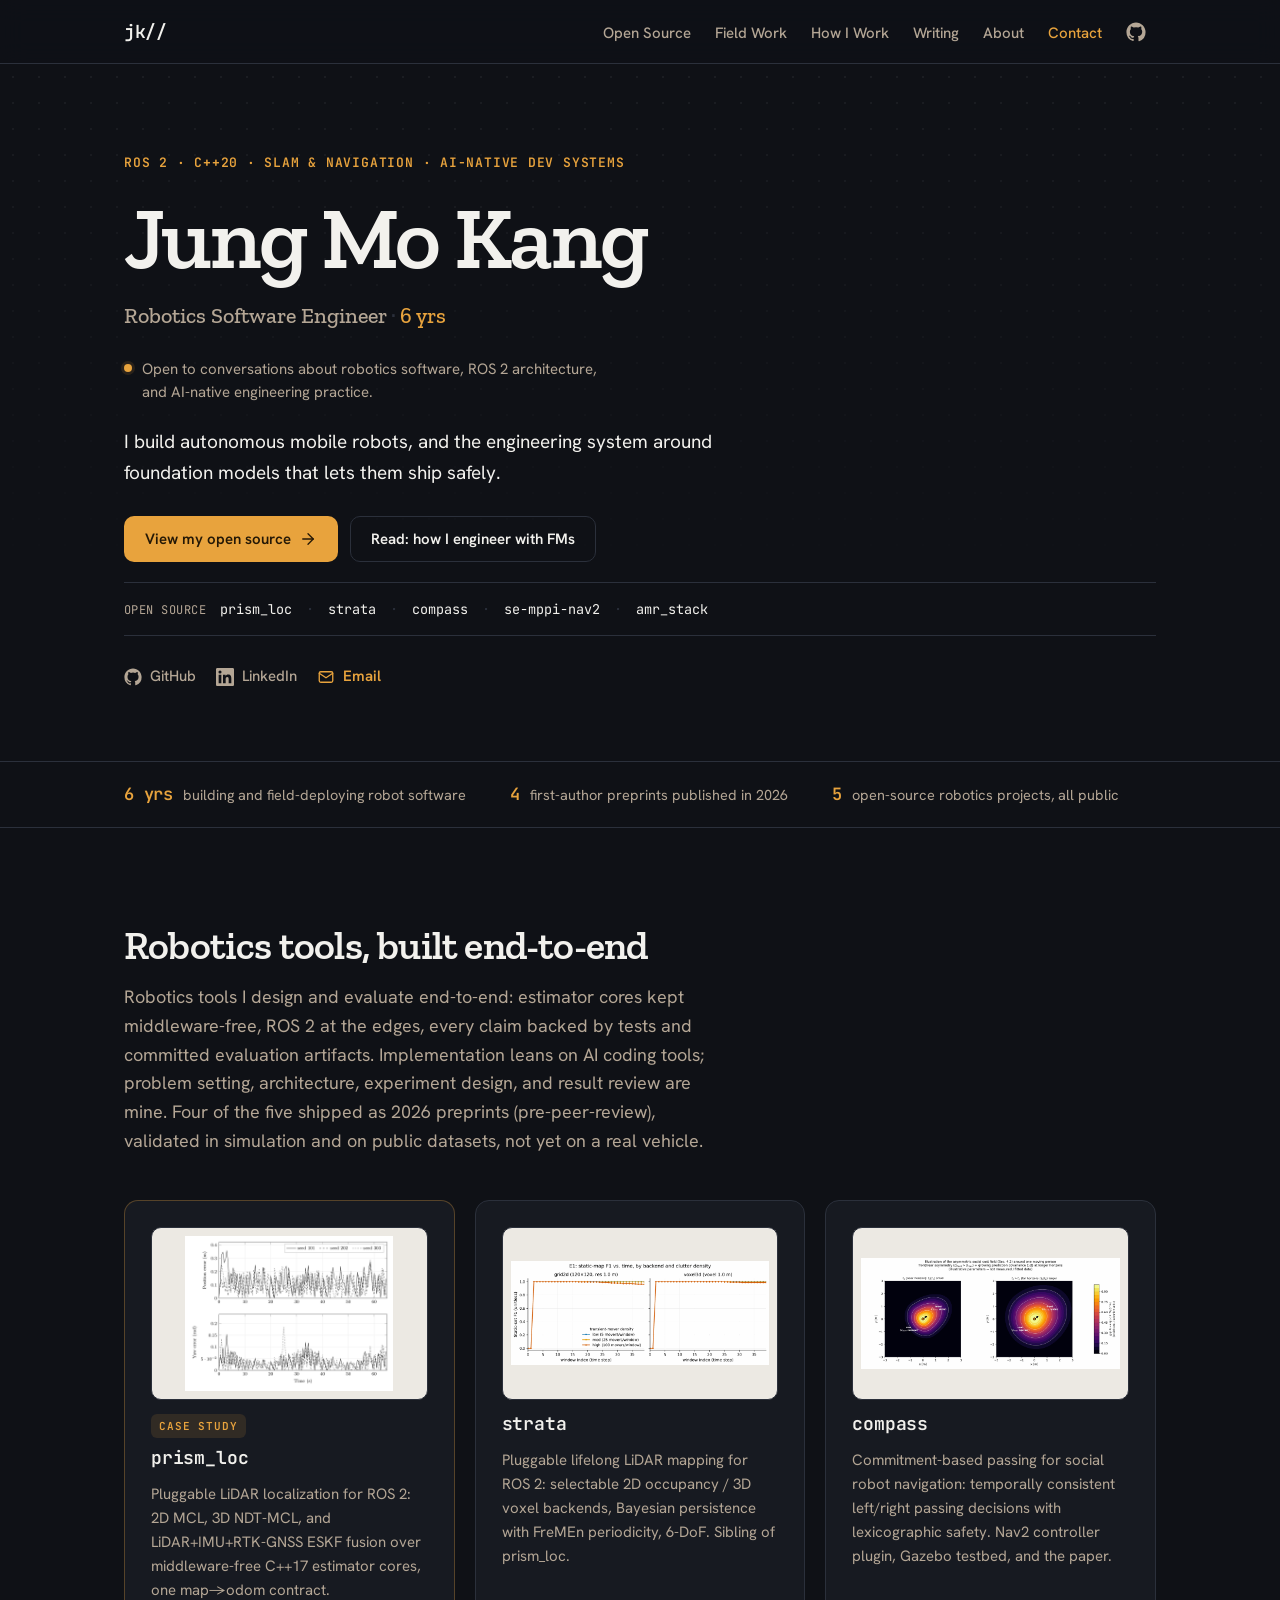
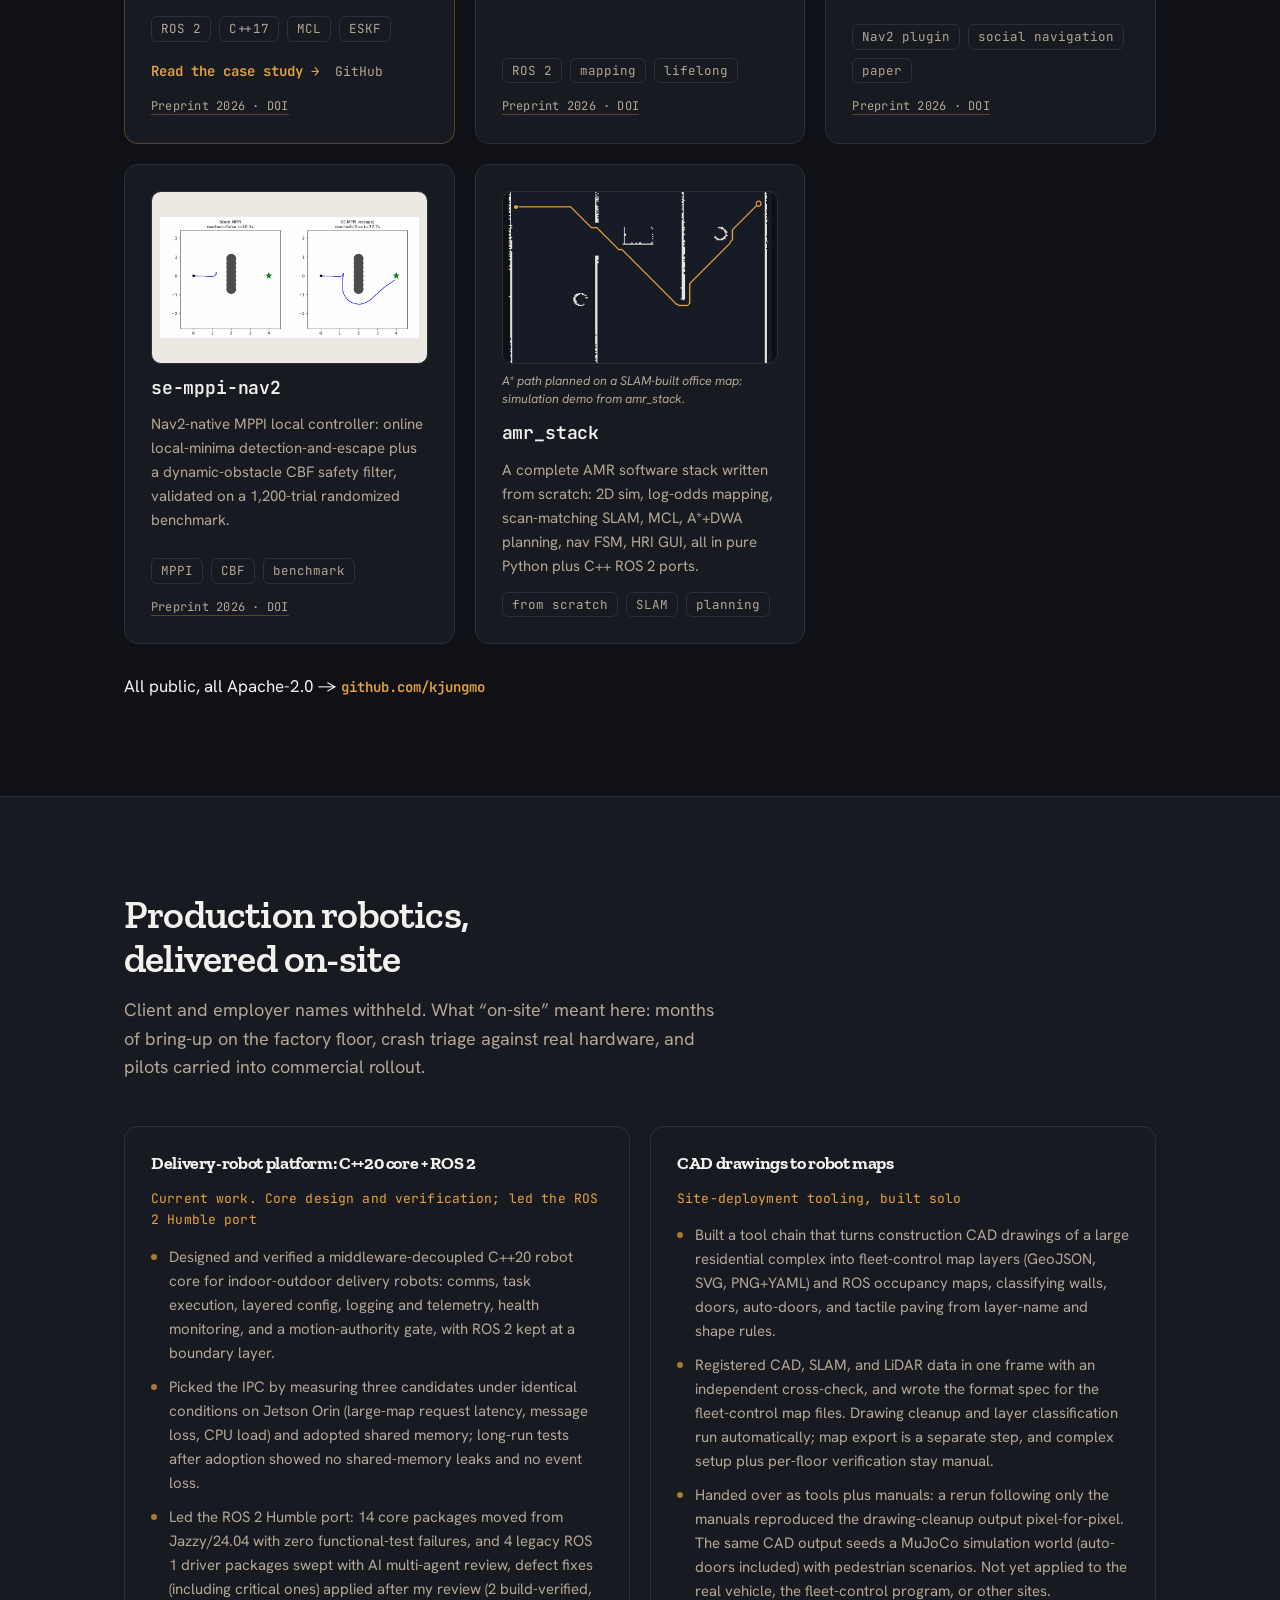
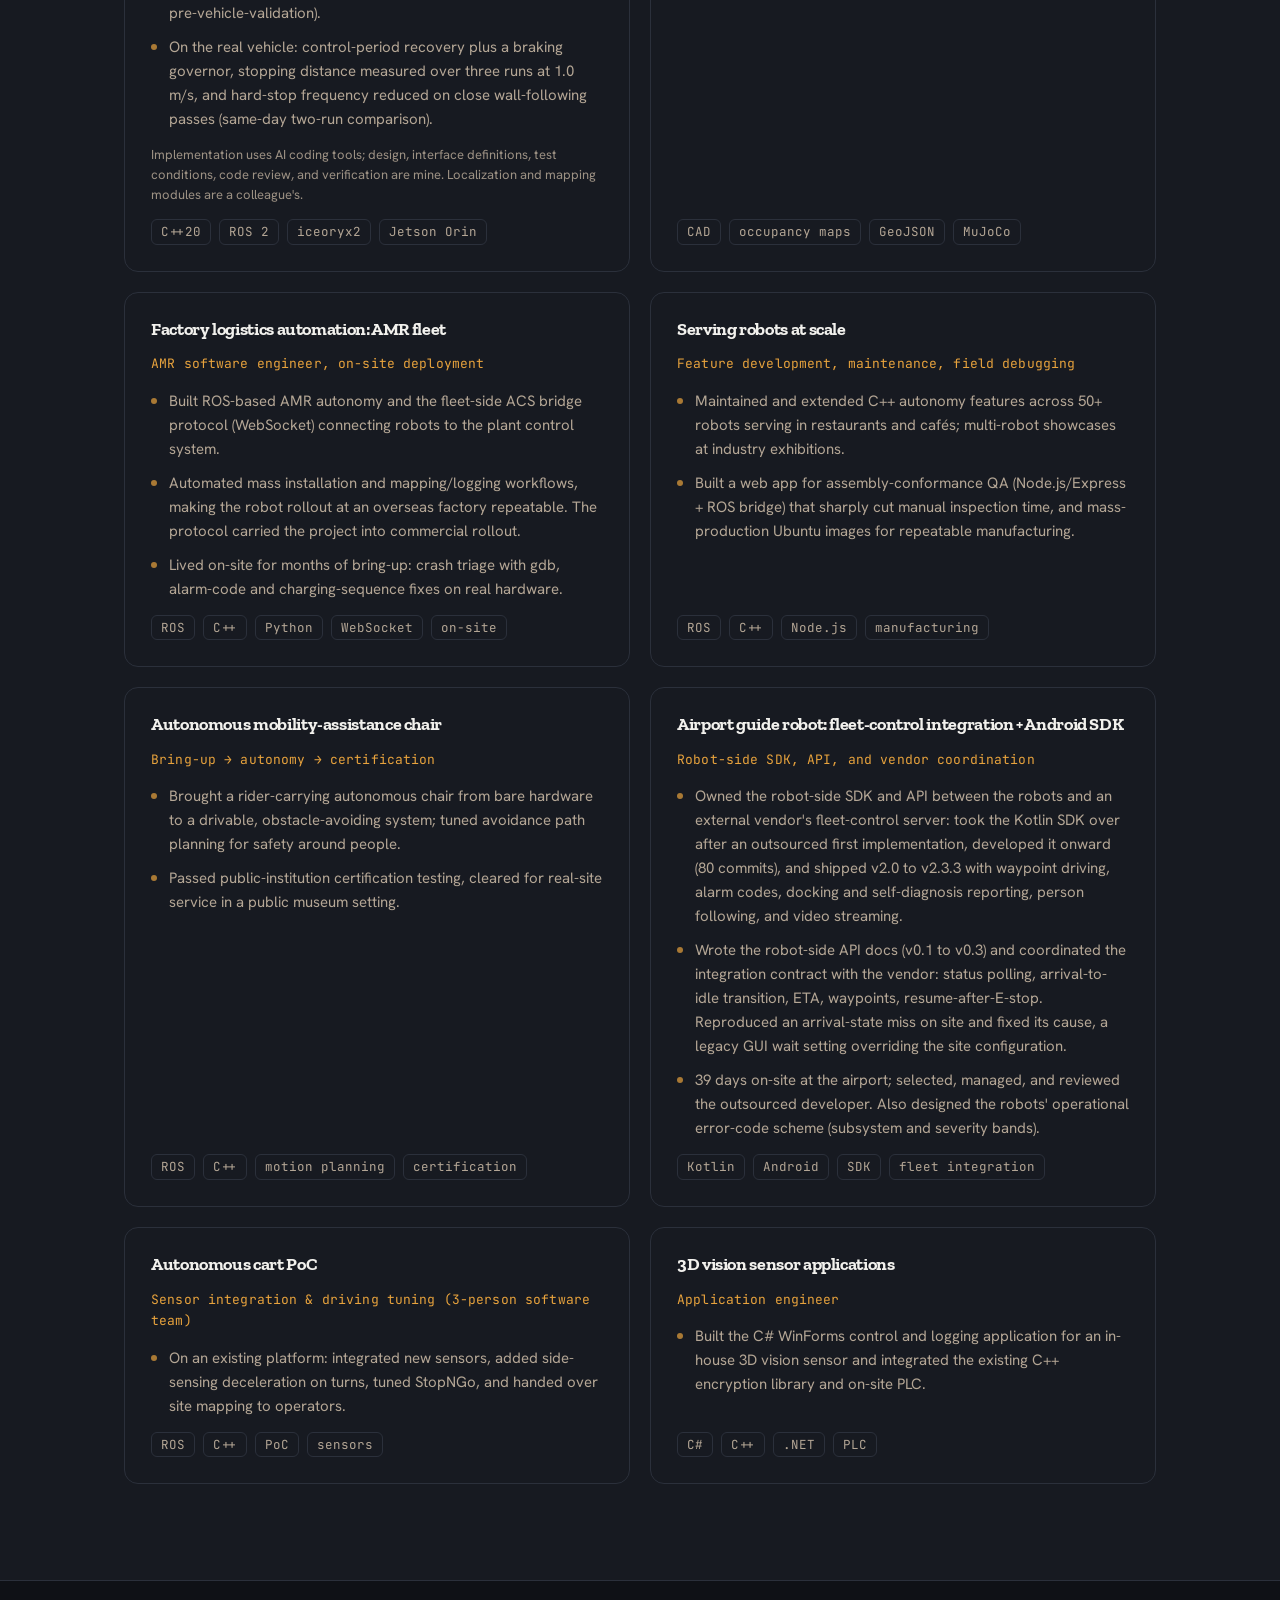
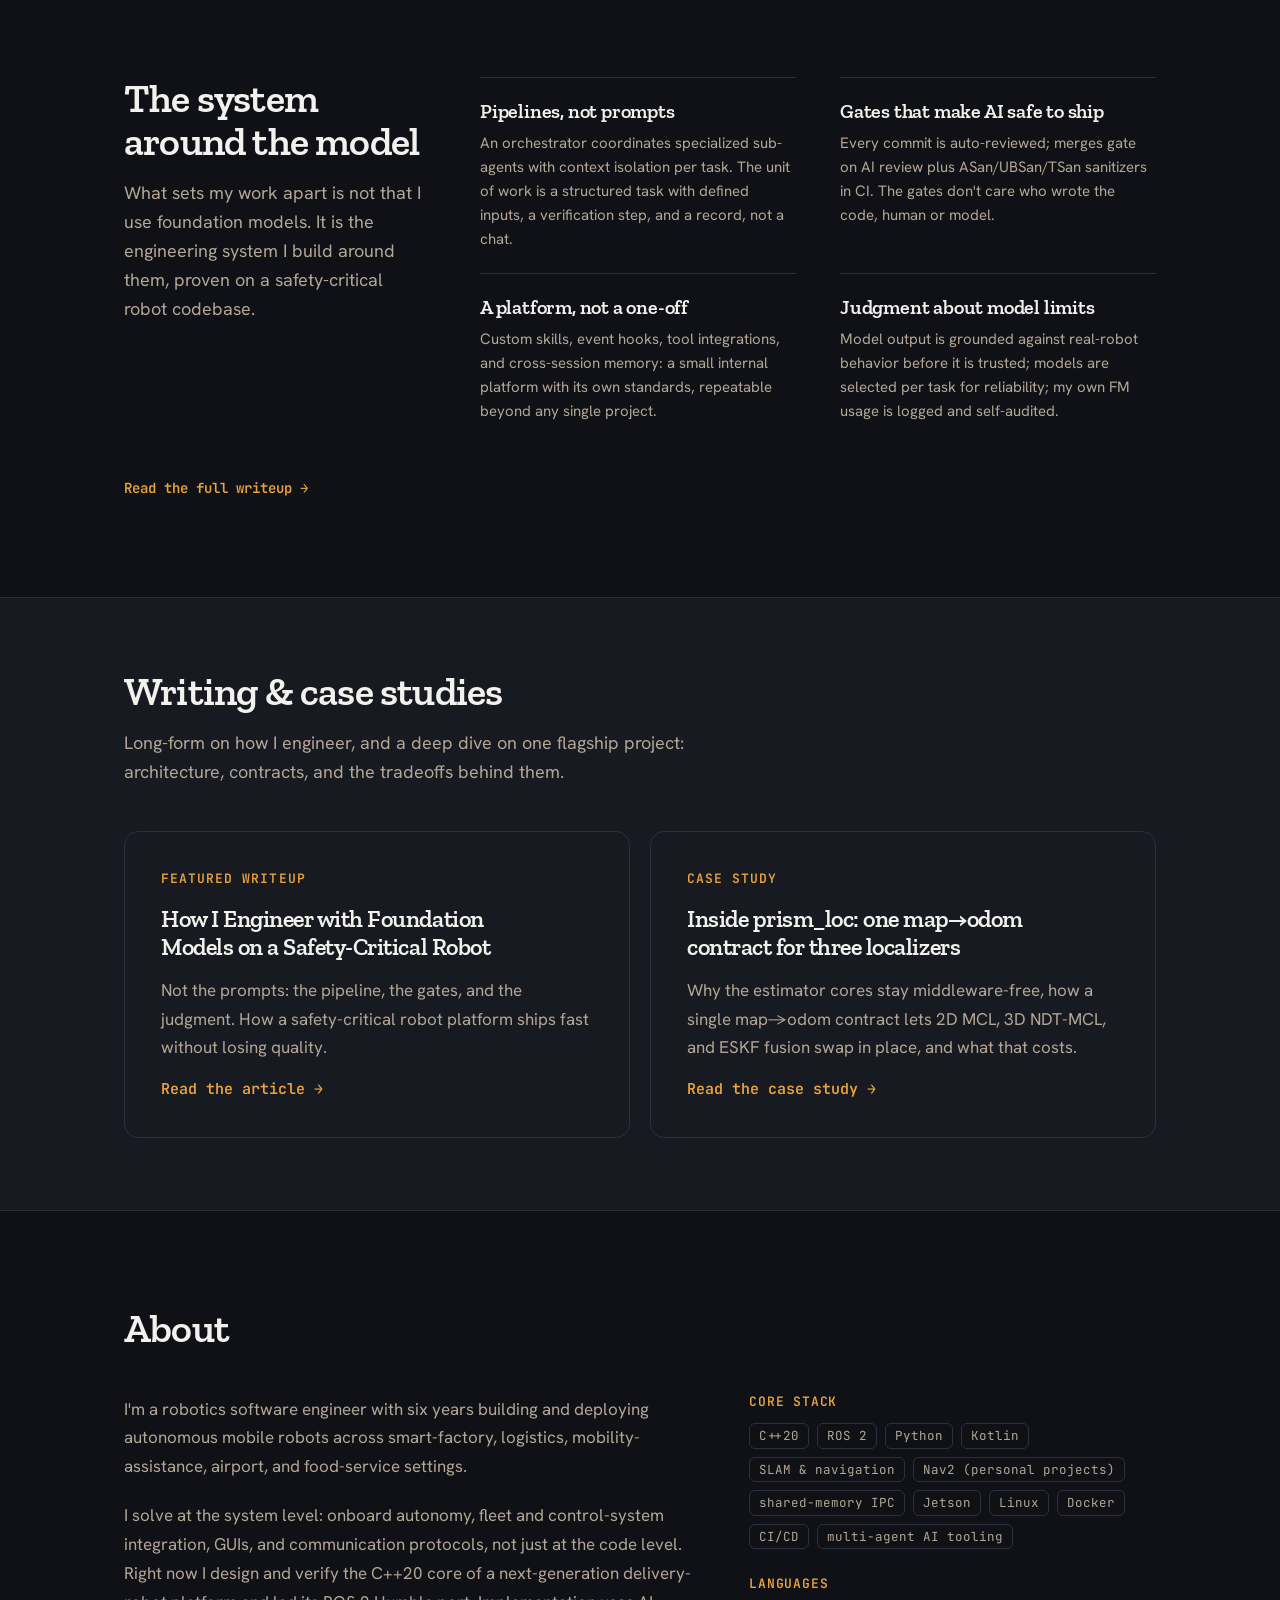
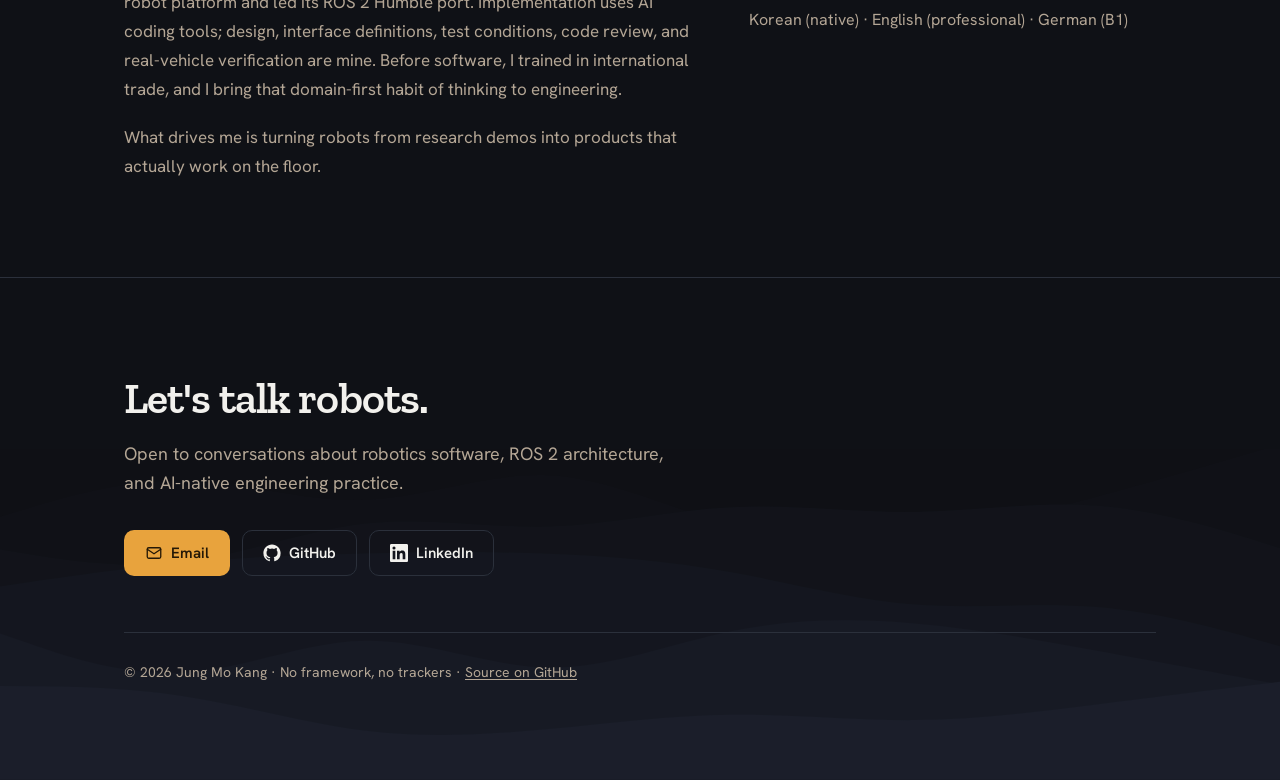
<file: index.html>
<!DOCTYPE html>
<html lang="en">
<head>
  <meta charset="utf-8">
  <meta name="viewport" content="width=device-width, initial-scale=1">
  <title>Jung Mo Kang — Robotics Software Engineer</title>
  <meta name="description" content="Robotics software engineer building autonomous mobile robots and the AI-native engineering system that ships them safely. ROS 2, C++20, SLAM and navigation; four 2026 preprints and six open-source robotics projects.">
  <link rel="canonical" href="https://kjungmo.github.io/">

  <meta property="og:type" content="website">
  <meta property="og:url" content="https://kjungmo.github.io/">
  <meta property="og:title" content="Jung Mo Kang — Robotics Software Engineer">
  <meta property="og:description" content="Robotics software engineer building autonomous mobile robots and the AI-native engineering system that ships them safely. ROS 2, C++20, SLAM and navigation; four 2026 preprints and six open-source robotics projects.">
  <meta name="twitter:card" content="summary">
  <meta name="twitter:title" content="Jung Mo Kang — Robotics Software Engineer">
  <meta name="twitter:description" content="Robotics software engineer building autonomous mobile robots and the AI-native engineering system that ships them safely. ROS 2, C++20, SLAM and navigation; four 2026 preprints and six open-source robotics projects.">

  <link rel="icon" href="assets/favicon.svg" type="image/svg+xml">

  <link rel="preconnect" href="https://fonts.googleapis.com">
  <link rel="preconnect" href="https://fonts.gstatic.com" crossorigin>
  <link href="https://fonts.googleapis.com/css2?family=Hanken+Grotesk:wght@400;500;600;700&family=JetBrains+Mono:wght@400;600&family=Zilla+Slab:wght@500;600;700&display=swap" rel="stylesheet">

  <link rel="stylesheet" href="assets/style.css">
  <script>document.documentElement.classList.add('js');</script>
</head>
<body>
  <a class="skip-link" href="#main">Skip to content</a>

  <header class="site-header">
    <div class="container">
      <a class="logo" href="#top" aria-label="Home">jk//</a>
      <button class="nav-toggle" type="button" aria-label="Menu" aria-expanded="false" aria-controls="primary-nav">
        <svg class="icon-open" viewBox="0 0 24 24" fill="none" stroke="currentColor" stroke-width="1.75" stroke-linecap="round" aria-hidden="true" focusable="false"><line x1="4" y1="7" x2="20" y2="7"/><line x1="4" y1="12" x2="20" y2="12"/><line x1="4" y1="17" x2="20" y2="17"/></svg>
        <svg class="icon-close" viewBox="0 0 24 24" fill="none" stroke="currentColor" stroke-width="1.75" stroke-linecap="round" aria-hidden="true" focusable="false"><line x1="6" y1="6" x2="18" y2="18"/><line x1="18" y1="6" x2="6" y2="18"/></svg>
      </button>
      <nav class="primary-nav" id="primary-nav" aria-label="Primary">
        <ul class="nav-list">
          <li><a href="#open-source">Open Source</a></li>
          <li><a href="#field-work">Field Work</a></li>
          <li><a href="#how-i-work">How I Work</a></li>
          <li><a href="#writing">Writing</a></li>
          <li><a href="#about">About</a></li>
          <li><a href="#contact">Contact</a></li>
          <li>
            <a class="nav-icon" href="https://github.com/kjungmo" aria-label="GitHub profile">
              <svg viewBox="0 0 24 24" fill="currentColor" aria-hidden="true" focusable="false"><path d="M12 .5C5.73.5.5 5.73.5 12a11.5 11.5 0 0 0 7.86 10.92c.58.11.79-.25.79-.56v-2c-3.2.7-3.88-1.37-3.88-1.37-.53-1.34-1.29-1.7-1.29-1.7-1.05-.72.08-.7.08-.7 1.16.08 1.77 1.19 1.77 1.19 1.03 1.77 2.7 1.26 3.36.96.1-.75.4-1.26.73-1.55-2.55-.29-5.24-1.28-5.24-5.68 0-1.25.45-2.28 1.19-3.08-.12-.29-.52-1.46.11-3.05 0 0 .97-.31 3.18 1.18a11 11 0 0 1 5.79 0c2.2-1.49 3.17-1.18 3.17-1.18.63 1.59.23 2.76.11 3.05.74.8 1.19 1.83 1.19 3.08 0 4.41-2.69 5.38-5.25 5.67.41.36.78 1.06.78 2.14v3.17c0 .31.21.68.8.56A11.5 11.5 0 0 0 23.5 12C23.5 5.73 18.27.5 12 .5Z"/></svg>
            </a>
          </li>
        </ul>
      </nav>
    </div>
  </header>

  <main id="main">
    <span id="top"></span>

    <!-- Hero -->
    <section class="hero" aria-labelledby="hero-h1">
      <div class="container">
        <p class="hero-eyebrow reveal">ROS 2 · C++20 · SLAM &amp; NAVIGATION · AI-NATIVE DEV SYSTEMS</p>
        <h1 id="hero-h1" class="reveal">Jung Mo Kang</h1>
        <p class="role reveal">Robotics Software Engineer<span class="role-sep">·</span><span class="role-years">6 yrs</span></p>
        <p class="hero-available reveal"><span class="dot" aria-hidden="true"></span><span>Open to conversations about robotics software, ROS 2 architecture, and AI-native engineering practice.</span></p>
        <p class="lead reveal">I build autonomous mobile robots, and the engineering system around foundation models that lets them ship safely.</p>
        <div class="hero-ctas reveal">
          <a class="btn btn-primary" href="#open-source">
            View my open source
            <svg viewBox="0 0 24 24" fill="none" stroke="currentColor" stroke-width="1.75" stroke-linecap="round" stroke-linejoin="round" aria-hidden="true" focusable="false"><line x1="5" y1="12" x2="19" y2="12"/><polyline points="12 5 19 12 12 19"/></svg>
          </a>
          <a class="btn btn-secondary" href="writing/fm-engineering.html">Read: how I engineer with FMs</a>
        </div>
        <div class="proof-strip reveal">
          <span class="proof-label">Open source</span>
          <a href="https://github.com/kjungmo/prism_loc">prism_loc</a><span class="proof-sep" aria-hidden="true">·</span>
          <a href="https://github.com/kjungmo/strata">strata</a><span class="proof-sep" aria-hidden="true">·</span>
          <a href="https://github.com/kjungmo/compass">compass</a><span class="proof-sep" aria-hidden="true">·</span>
          <a href="https://github.com/kjungmo/se-mppi-nav2">se-mppi-nav2</a><span class="proof-sep" aria-hidden="true">·</span>
          <a href="https://github.com/kjungmo/amr_stack">amr_stack</a>
        </div>
        <div class="hero-links reveal">
          <a href="https://github.com/kjungmo">
            <svg viewBox="0 0 24 24" fill="currentColor" aria-hidden="true" focusable="false"><path d="M12 .5C5.73.5.5 5.73.5 12a11.5 11.5 0 0 0 7.86 10.92c.58.11.79-.25.79-.56v-2c-3.2.7-3.88-1.37-3.88-1.37-.53-1.34-1.29-1.7-1.29-1.7-1.05-.72.08-.7.08-.7 1.16.08 1.77 1.19 1.77 1.19 1.03 1.77 2.7 1.26 3.36.96.1-.75.4-1.26.73-1.55-2.55-.29-5.24-1.28-5.24-5.68 0-1.25.45-2.28 1.19-3.08-.12-.29-.52-1.46.11-3.05 0 0 .97-.31 3.18 1.18a11 11 0 0 1 5.79 0c2.2-1.49 3.17-1.18 3.17-1.18.63 1.59.23 2.76.11 3.05.74.8 1.19 1.83 1.19 3.08 0 4.41-2.69 5.38-5.25 5.67.41.36.78 1.06.78 2.14v3.17c0 .31.21.68.8.56A11.5 11.5 0 0 0 23.5 12C23.5 5.73 18.27.5 12 .5Z"/></svg>
            <span>GitHub</span>
          </a>
          <a href="https://www.linkedin.com/in/mrkangjmo/">
            <svg viewBox="0 0 24 24" fill="currentColor" aria-hidden="true" focusable="false"><path d="M20.45 20.45h-3.56v-5.57c0-1.33-.03-3.04-1.85-3.04-1.86 0-2.14 1.45-2.14 2.94v5.67H9.34V9h3.42v1.56h.05c.48-.9 1.64-1.85 3.37-1.85 3.6 0 4.27 2.37 4.27 5.46v6.28ZM5.34 7.43a2.07 2.07 0 1 1 0-4.14 2.07 2.07 0 0 1 0 4.14ZM7.12 20.45H3.55V9h3.57v11.45ZM22.22 0H1.77C.8 0 0 .78 0 1.75v20.5C0 23.22.8 24 1.77 24h20.45c.98 0 1.78-.78 1.78-1.75V1.75C24 .78 23.2 0 22.22 0Z"/></svg>
            <span>LinkedIn</span>
          </a>
          <a class="hero-email" href="mailto:kangjmo91@gmail.com">
            <svg viewBox="0 0 24 24" fill="none" stroke="currentColor" stroke-width="1.75" stroke-linecap="round" stroke-linejoin="round" aria-hidden="true" focusable="false"><rect x="3" y="5" width="18" height="14" rx="2"/><path d="m3 7 9 6 9-6"/></svg>
            <span>Email</span>
          </a>
        </div>
      </div>
    </section>

    <!-- Stats -->
    <section class="stats" aria-label="At a glance">
      <div class="container">
        <div class="stat">
          <div class="num">6 yrs</div>
          <div class="label">building and field-deploying robot software</div>
        </div>
        <div class="stat">
          <div class="num">4</div>
          <div class="label">first-author preprints published in 2026</div>
        </div>
        <div class="stat">
          <div class="num">5</div>
          <div class="label">open-source robotics projects, all public</div>
        </div>
      </div>
    </section>

    <!-- Open Source -->
    <section class="section" id="open-source" aria-labelledby="os-title">
      <div class="container">
        <div class="section-head reveal">
          <h2 class="section-title" id="os-title">Robotics tools, built end-to-end</h2>
          <p class="section-intro">Robotics tools I design and evaluate end-to-end: estimator cores kept middleware-free, ROS 2 at the edges, every claim backed by tests and committed evaluation artifacts. Implementation leans on AI coding tools; problem setting, architecture, experiment design, and result review are mine. Four of the five shipped as 2026 preprints (pre-peer-review), validated in simulation and on public datasets, not yet on a real vehicle.</p>
        </div>

        <div class="grid grid-os">
          <article class="card card-study reveal">
            <div class="card-figure card-figure--tile">
              <img src="assets/img/prism-eval.png" width="880" height="656" loading="lazy" decoding="async" alt="Evaluation plot from prism_loc: localization position error and yaw error over time across three random seeds.">
            </div>
            <div class="card-badge">Case study</div>
            <h3 class="card-name">prism_loc</h3>
            <p class="card-desc">Pluggable LiDAR localization for ROS 2: 2D MCL, 3D NDT-MCL, and LiDAR+IMU+RTK-GNSS ESKF fusion over middleware-free C++17 estimator cores, one map→odom contract.</p>
            <div class="card-chips chips">
              <span class="chip">ROS 2</span><span class="chip">C++17</span><span class="chip">MCL</span><span class="chip">ESKF</span>
            </div>
            <div class="card-actions">
              <a class="card-action-primary" href="writing/prism-loc-localization.html">Read the case study →</a>
              <a class="card-action-secondary" href="https://github.com/kjungmo/prism_loc">GitHub</a>
            </div>
            <p class="card-preprint"><a href="https://doi.org/10.20944/preprints202610.0391.v1" aria-label="prism_loc preprint, 2026, DOI">Preprint 2026 · DOI</a></p>
          </article>

          <article class="card card-link reveal">
            <div class="card-figure card-figure--tile">
              <img src="assets/img/strata-e1.png" width="880" height="353" loading="lazy" decoding="async" alt="Evaluation plot from strata: static-map F1 accuracy over time for the 2D grid and 3D voxel backends across low, medium, and high transient-mover densities.">
            </div>
            <h3 class="card-name">strata</h3>
            <p class="card-desc">Pluggable lifelong LiDAR mapping for ROS 2: selectable 2D occupancy / 3D voxel backends, Bayesian persistence with FreMEn periodicity, 6-DoF. Sibling of prism_loc.</p>
            <div class="card-chips chips">
              <span class="chip">ROS 2</span><span class="chip">mapping</span><span class="chip">lifelong</span>
            </div>
            <a class="stretched" href="https://github.com/kjungmo/strata" aria-label="strata on GitHub"></a>
            <p class="card-preprint"><a href="https://doi.org/10.20944/preprints202610.2339.v1" aria-label="strata preprint, 2026, DOI">Preprint 2026 · DOI</a></p>
          </article>

          <article class="card card-link reveal">
            <div class="card-figure card-figure--tile">
              <img src="assets/img/compass-costfield.png" width="880" height="377" loading="lazy" decoding="async" alt="Figure from compass: the asymmetric social cost field around a moving person, wider in front than behind, shown at a near and a far prediction horizon. Conceptual diagram, not measured data.">
            </div>
            <h3 class="card-name">compass</h3>
            <p class="card-desc">Commitment-based passing for social robot navigation: temporally consistent left/right passing decisions with lexicographic safety. Nav2 controller plugin, Gazebo testbed, and the paper.</p>
            <div class="card-chips chips">
              <span class="chip">Nav2 plugin</span><span class="chip">social navigation</span><span class="chip">paper</span>
            </div>
            <a class="stretched" href="https://github.com/kjungmo/compass" aria-label="compass on GitHub"></a>
            <p class="card-preprint"><a href="https://doi.org/10.20944/preprints202610.0120.v1" aria-label="compass preprint, 2026, DOI">Preprint 2026 · DOI</a></p>
          </article>

          <article class="card card-link reveal">
            <div class="card-figure card-figure--tile">
              <img src="assets/img/semppi-utrap.png" width="880" height="411" loading="lazy" decoding="async" alt="Simulation comparison from se-mppi-nav2: stock MPPI stalls inside a U-shaped obstacle trap while the escape-enabled controller detours around it and reaches the goal.">
            </div>
            <h3 class="card-name">se-mppi-nav2</h3>
            <p class="card-desc">Nav2-native MPPI local controller: online local-minima detection-and-escape plus a dynamic-obstacle CBF safety filter, validated on a 1,200-trial randomized benchmark.</p>
            <div class="card-chips chips">
              <span class="chip">MPPI</span><span class="chip">CBF</span><span class="chip">benchmark</span>
            </div>
            <a class="stretched" href="https://github.com/kjungmo/se-mppi-nav2" aria-label="se-mppi-nav2 on GitHub"></a>
            <p class="card-preprint"><a href="https://doi.org/10.20944/preprints202611.0375.v1" aria-label="se-mppi-nav2 preprint, 2026, DOI">Preprint 2026 · DOI</a></p>
          </article>

          <article class="card card-link reveal">
            <figure class="card-fig-wrap">
              <div class="card-figure">
                <img src="assets/img/amrstack-demo.png" width="880" height="670" loading="lazy" decoding="async" alt="A* path planned on a SLAM-built office map: simulation demo from amr_stack.">
              </div>
              <figcaption class="card-fig-cap">A* path planned on a SLAM-built office map: simulation demo from amr_stack.</figcaption>
            </figure>
            <h3 class="card-name">amr_stack</h3>
            <p class="card-desc">A complete AMR software stack written from scratch: 2D sim, log-odds mapping, scan-matching SLAM, MCL, A*+DWA planning, nav FSM, HRI GUI, all in pure Python plus C++ ROS 2 ports.</p>
            <div class="card-chips chips">
              <span class="chip">from scratch</span><span class="chip">SLAM</span><span class="chip">planning</span>
            </div>
            <a class="stretched" href="https://github.com/kjungmo/amr_stack" aria-label="amr_stack on GitHub"></a>
          </article>
        </div>

        <p class="os-footer">All public, all Apache-2.0 → <a href="https://github.com/kjungmo">github.com/kjungmo</a></p>
      </div>
    </section>

    <!-- Field Work -->
    <section class="section section--band" id="field-work" aria-labelledby="fw-title">
      <div class="container">
        <div class="section-head reveal">
          <h2 class="section-title" id="fw-title">Production robotics, delivered on-site</h2>
          <p class="section-intro">Client and employer names withheld. What “on-site” meant here: months of bring-up on the factory floor, crash triage against real hardware, and pilots carried into commercial rollout.</p>
        </div>

        <div class="grid grid-field">
          <article class="card entry reveal">
            <h3 class="entry-title">Delivery-robot platform: C++20 core + ROS 2</h3>
            <p class="entry-role">Current work. Core design and verification; led the ROS 2 Humble port</p>
            <ul class="bullets">
              <li>Designed and verified a middleware-decoupled C++20 robot core for indoor-outdoor delivery robots: comms, task execution, layered config, logging and telemetry, health monitoring, and a motion-authority gate, with ROS 2 kept at a boundary layer.</li>
              <li>Picked the IPC by measuring three candidates under identical conditions on Jetson Orin (large-map request latency, message loss, CPU load) and adopted shared memory; long-run tests after adoption showed no shared-memory leaks and no event loss.</li>
              <li>Led the ROS 2 Humble port: 14 core packages moved from Jazzy/24.04 with zero functional-test failures, and 4 legacy ROS 1 driver packages swept with AI multi-agent review, defect fixes (including critical ones) applied after my review (2 build-verified, pre-vehicle-validation).</li>
              <li>On the real vehicle: control-period recovery plus a braking governor, stopping distance measured over three runs at 1.0 m/s, and hard-stop frequency reduced on close wall-following passes (same-day two-run comparison).</li>
            </ul>
            <p class="entry-note">Implementation uses AI coding tools; design, interface definitions, test conditions, code review, and verification are mine. Localization and mapping modules are a colleague's.</p>
            <div class="card-chips chips">
              <span class="chip">C++20</span><span class="chip">ROS 2</span><span class="chip">iceoryx2</span><span class="chip">Jetson Orin</span>
            </div>
          </article>

          <article class="card entry reveal">
            <h3 class="entry-title">CAD drawings to robot maps</h3>
            <p class="entry-role">Site-deployment tooling, built solo</p>
            <ul class="bullets">
              <li>Built a tool chain that turns construction CAD drawings of a large residential complex into fleet-control map layers (GeoJSON, SVG, PNG+YAML) and ROS occupancy maps, classifying walls, doors, auto-doors, and tactile paving from layer-name and shape rules.</li>
              <li>Registered CAD, SLAM, and LiDAR data in one frame with an independent cross-check, and wrote the format spec for the fleet-control map files. Drawing cleanup and layer classification run automatically; map export is a separate step, and complex setup plus per-floor verification stay manual.</li>
              <li>Handed over as tools plus manuals: a rerun following only the manuals reproduced the drawing-cleanup output pixel-for-pixel. The same CAD output seeds a MuJoCo simulation world (auto-doors included) with pedestrian scenarios. Not yet applied to the real vehicle, the fleet-control program, or other sites.</li>
            </ul>
            <div class="card-chips chips">
              <span class="chip">CAD</span><span class="chip">occupancy maps</span><span class="chip">GeoJSON</span><span class="chip">MuJoCo</span>
            </div>
          </article>

          <article class="card entry reveal">
            <h3 class="entry-title">Factory logistics automation: AMR fleet</h3>
            <p class="entry-role">AMR software engineer, on-site deployment</p>
            <ul class="bullets">
              <li>Built ROS-based AMR autonomy and the fleet-side ACS bridge protocol (WebSocket) connecting robots to the plant control system.</li>
              <li>Automated mass installation and mapping/logging workflows, making the robot rollout at an overseas factory repeatable. The protocol carried the project into commercial rollout.</li>
              <li>Lived on-site for months of bring-up: crash triage with gdb, alarm-code and charging-sequence fixes on real hardware.</li>
            </ul>
            <div class="card-chips chips">
              <span class="chip">ROS</span><span class="chip">C++</span><span class="chip">Python</span><span class="chip">WebSocket</span><span class="chip">on-site</span>
            </div>
          </article>

          <article class="card entry reveal">
            <h3 class="entry-title">Serving robots at scale</h3>
            <p class="entry-role">Feature development, maintenance, field debugging</p>
            <ul class="bullets">
              <li>Maintained and extended C++ autonomy features across 50+ robots serving in restaurants and cafés; multi-robot showcases at industry exhibitions.</li>
              <li>Built a web app for assembly-conformance QA (Node.js/Express + ROS bridge) that sharply cut manual inspection time, and mass-production Ubuntu images for repeatable manufacturing.</li>
            </ul>
            <div class="card-chips chips">
              <span class="chip">ROS</span><span class="chip">C++</span><span class="chip">Node.js</span><span class="chip">manufacturing</span>
            </div>
          </article>

          <article class="card entry reveal">
            <h3 class="entry-title">Autonomous mobility-assistance chair</h3>
            <p class="entry-role">Bring-up → autonomy → certification</p>
            <ul class="bullets">
              <li>Brought a rider-carrying autonomous chair from bare hardware to a drivable, obstacle-avoiding system; tuned avoidance path planning for safety around people.</li>
              <li>Passed public-institution certification testing, cleared for real-site service in a public museum setting.</li>
            </ul>
            <div class="card-chips chips">
              <span class="chip">ROS</span><span class="chip">C++</span><span class="chip">motion planning</span><span class="chip">certification</span>
            </div>
          </article>

          <article class="card entry reveal">
            <h3 class="entry-title">Airport guide robot: fleet-control integration + Android SDK</h3>
            <p class="entry-role">Robot-side SDK, API, and vendor coordination</p>
            <ul class="bullets">
              <li>Owned the robot-side SDK and API between the robots and an external vendor's fleet-control server: took the Kotlin SDK over after an outsourced first implementation, developed it onward (80 commits), and shipped v2.0 to v2.3.3 with waypoint driving, alarm codes, docking and self-diagnosis reporting, person following, and video streaming.</li>
              <li>Wrote the robot-side API docs (v0.1 to v0.3) and coordinated the integration contract with the vendor: status polling, arrival-to-idle transition, ETA, waypoints, resume-after-E-stop. Reproduced an arrival-state miss on site and fixed its cause, a legacy GUI wait setting overriding the site configuration.</li>
              <li>39 days on-site at the airport; selected, managed, and reviewed the outsourced developer. Also designed the robots' operational error-code scheme (subsystem and severity bands).</li>
            </ul>
            <div class="card-chips chips">
              <span class="chip">Kotlin</span><span class="chip">Android</span><span class="chip">SDK</span><span class="chip">fleet integration</span>
            </div>
          </article>

          <article class="card entry reveal">
            <h3 class="entry-title">Autonomous cart PoC</h3>
            <p class="entry-role">Sensor integration &amp; driving tuning (3-person software team)</p>
            <ul class="bullets">
              <li>On an existing platform: integrated new sensors, added side-sensing deceleration on turns, tuned StopNGo, and handed over site mapping to operators.</li>
            </ul>
            <div class="card-chips chips">
              <span class="chip">ROS</span><span class="chip">C++</span><span class="chip">PoC</span><span class="chip">sensors</span>
            </div>
          </article>

          <article class="card entry reveal">
            <h3 class="entry-title">3D vision sensor applications</h3>
            <p class="entry-role">Application engineer</p>
            <ul class="bullets">
              <li>Built the C# WinForms control and logging application for an in-house 3D vision sensor and integrated the existing C++ encryption library and on-site PLC.</li>
            </ul>
            <div class="card-chips chips">
              <span class="chip">C#</span><span class="chip">C++</span><span class="chip">.NET</span><span class="chip">PLC</span>
            </div>
          </article>
        </div>
      </div>
    </section>

    <!-- How I Work -->
    <section class="section" id="how-i-work" aria-labelledby="how-title">
      <div class="container">
       <div class="how-layout">
        <div class="section-head reveal">
          <h2 class="section-title" id="how-title">The system around the model</h2>
          <p class="section-intro">What sets my work apart is not that I use foundation models. It is the engineering system I build around them, proven on a safety-critical robot codebase.</p>
        </div>

        <div class="grid grid-how">
          <div class="how-item reveal">
            <h3 class="how-title">Pipelines, not prompts</h3>
            <p class="how-body">An orchestrator coordinates specialized sub-agents with context isolation per task. The unit of work is a structured task with defined inputs, a verification step, and a record, not a chat.</p>
          </div>
          <div class="how-item reveal">
            <h3 class="how-title">Gates that make AI safe to ship</h3>
            <p class="how-body">Every commit is auto-reviewed; merges gate on AI review plus ASan/UBSan/TSan sanitizers in CI. The gates don't care who wrote the code, human or model.</p>
          </div>
          <div class="how-item reveal">
            <h3 class="how-title">A platform, not a one-off</h3>
            <p class="how-body">Custom skills, event hooks, tool integrations, and cross-session memory: a small internal platform with its own standards, repeatable beyond any single project.</p>
          </div>
          <div class="how-item reveal">
            <h3 class="how-title">Judgment about model limits</h3>
            <p class="how-body">Model output is grounded against real-robot behavior before it is trusted; models are selected per task for reliability; my own FM usage is logged and self-audited.</p>
          </div>
        </div>
       </div>

        <p class="how-footer"><a href="writing/fm-engineering.html">Read the full writeup →</a></p>
      </div>
    </section>

    <!-- Writing -->
    <section class="section section--band section--tight" id="writing" aria-labelledby="writing-title">
      <div class="container">
        <div class="section-head reveal">
          <h2 class="section-title" id="writing-title">Writing &amp; case studies</h2>
          <p class="section-intro">Long-form on how I engineer, and a deep dive on one flagship project: architecture, contracts, and the tradeoffs behind them.</p>
        </div>

        <div class="writing-grid">
          <article class="featured reveal">
            <p class="featured-label">FEATURED WRITEUP</p>
            <h3 class="featured-title">How I Engineer with Foundation Models on a Safety-Critical Robot</h3>
            <p class="featured-dek">Not the prompts: the pipeline, the gates, and the judgment. How a safety-critical robot platform ships fast without losing quality.</p>
            <a class="featured-cta" href="writing/fm-engineering.html">Read the article →</a>
          </article>

          <article class="featured reveal">
            <p class="featured-label">CASE STUDY</p>
            <h3 class="featured-title">Inside prism_loc: one map→odom contract for three localizers</h3>
            <p class="featured-dek">Why the estimator cores stay middleware-free, how a single map→odom contract lets 2D MCL, 3D NDT-MCL, and ESKF fusion swap in place, and what that costs.</p>
            <a class="featured-cta" href="writing/prism-loc-localization.html">Read the case study →</a>
          </article>
        </div>
      </div>
    </section>

    <!-- About -->
    <section class="section" id="about" aria-labelledby="about-title">
      <div class="container">
        <div class="section-head reveal">
          <h2 class="section-title" id="about-title">About</h2>
        </div>

        <div class="about-grid">
          <div class="about-bio reveal">
            <p>I'm a robotics software engineer with six years building and deploying autonomous mobile robots across smart-factory, logistics, mobility-assistance, airport, and food-service settings.</p>
            <p>I solve at the system level: onboard autonomy, fleet and control-system integration, GUIs, and communication protocols, not just at the code level. Right now I design and verify the C++20 core of a next-generation delivery-robot platform and led its ROS 2 Humble port. Implementation uses AI coding tools; design, interface definitions, test conditions, code review, and real-vehicle verification are mine. Before software, I trained in international trade, and I bring that domain-first habit of thinking to engineering.</p>
            <p>What drives me is turning robots from research demos into products that actually work on the floor.</p>
          </div>
          <div class="about-side reveal">
            <div class="about-block">
              <h3>Core stack</h3>
              <div class="chips">
                <span class="chip">C++20</span><span class="chip">ROS 2</span><span class="chip">Python</span><span class="chip">Kotlin</span><span class="chip">SLAM &amp; navigation</span><span class="chip">Nav2 (personal projects)</span><span class="chip">shared-memory IPC</span><span class="chip">Jetson</span><span class="chip">Linux</span><span class="chip">Docker</span><span class="chip">CI/CD</span><span class="chip">multi-agent AI tooling</span>
              </div>
            </div>
            <div class="about-block">
              <h3>Languages</h3>
              <p class="about-langs">Korean (native) · English (professional) · German (B1)</p>
            </div>
          </div>
        </div>
      </div>
    </section>
  </main>

  <!-- Contact / Footer -->
  <footer class="section contact" id="contact" aria-labelledby="contact-title">
    <div class="contact-waves" aria-hidden="true"></div>
    <div class="container">
      <div class="reveal">
        <h2 id="contact-title">Let's talk robots.</h2>
        <p class="contact-line">Open to conversations about robotics software, ROS 2 architecture, and AI-native engineering practice.</p>
        <div class="contact-buttons">
          <a class="btn btn-primary" href="mailto:kangjmo91@gmail.com">
            <svg viewBox="0 0 24 24" fill="none" stroke="currentColor" stroke-width="1.75" stroke-linecap="round" stroke-linejoin="round" aria-hidden="true" focusable="false"><rect x="3" y="5" width="18" height="14" rx="2"/><path d="m3 7 9 6 9-6"/></svg>
            Email
          </a>
          <a class="btn btn-secondary" href="https://github.com/kjungmo">
            <svg viewBox="0 0 24 24" fill="currentColor" aria-hidden="true" focusable="false"><path d="M12 .5C5.73.5.5 5.73.5 12a11.5 11.5 0 0 0 7.86 10.92c.58.11.79-.25.79-.56v-2c-3.2.7-3.88-1.37-3.88-1.37-.53-1.34-1.29-1.7-1.29-1.7-1.05-.72.08-.7.08-.7 1.16.08 1.77 1.19 1.77 1.19 1.03 1.77 2.7 1.26 3.36.96.1-.75.4-1.26.73-1.55-2.55-.29-5.24-1.28-5.24-5.68 0-1.25.45-2.28 1.19-3.08-.12-.29-.52-1.46.11-3.05 0 0 .97-.31 3.18 1.18a11 11 0 0 1 5.79 0c2.2-1.49 3.17-1.18 3.17-1.18.63 1.59.23 2.76.11 3.05.74.8 1.19 1.83 1.19 3.08 0 4.41-2.69 5.38-5.25 5.67.41.36.78 1.06.78 2.14v3.17c0 .31.21.68.8.56A11.5 11.5 0 0 0 23.5 12C23.5 5.73 18.27.5 12 .5Z"/></svg>
            GitHub
          </a>
          <a class="btn btn-secondary" href="https://www.linkedin.com/in/mrkangjmo/">
            <svg viewBox="0 0 24 24" fill="currentColor" aria-hidden="true" focusable="false"><path d="M20.45 20.45h-3.56v-5.57c0-1.33-.03-3.04-1.85-3.04-1.86 0-2.14 1.45-2.14 2.94v5.67H9.34V9h3.42v1.56h.05c.48-.9 1.64-1.85 3.37-1.85 3.6 0 4.27 2.37 4.27 5.46v6.28ZM5.34 7.43a2.07 2.07 0 1 1 0-4.14 2.07 2.07 0 0 1 0 4.14ZM7.12 20.45H3.55V9h3.57v11.45ZM22.22 0H1.77C.8 0 0 .78 0 1.75v20.5C0 23.22.8 24 1.77 24h20.45c.98 0 1.78-.78 1.78-1.75V1.75C24 .78 23.2 0 22.22 0Z"/></svg>
            LinkedIn
          </a>
        </div>
        <p class="smallprint">© 2026 Jung Mo Kang · No framework, no trackers · <a href="https://github.com/kjungmo/kjungmo.github.io">Source on GitHub</a></p>
      </div>
    </div>
  </footer>

  <script>
    (function () {
      // Mobile nav disclosure
      var toggle = document.querySelector('.nav-toggle');
      var nav = document.getElementById('primary-nav');
      if (toggle && nav) {
        var closeNav = function () {
          nav.classList.remove('is-open');
          toggle.setAttribute('aria-expanded', 'false');
        };
        toggle.addEventListener('click', function () {
          var open = nav.classList.toggle('is-open');
          toggle.setAttribute('aria-expanded', open ? 'true' : 'false');
        });
        nav.addEventListener('click', function (e) {
          if (e.target.closest('a')) { closeNav(); }
        });
        document.addEventListener('keydown', function (e) {
          if (e.key === 'Escape') { closeNav(); }
        });
        document.addEventListener('click', function (e) {
          if (!nav.contains(e.target) && !toggle.contains(e.target)) { closeNav(); }
        });
      }

      var reduce = window.matchMedia && window.matchMedia('(prefers-reduced-motion: reduce)').matches;
      var els = document.querySelectorAll('.reveal');
      var revealAll = function () {
        els.forEach(function (el) { el.classList.add('is-visible'); });
      };
      if (reduce || !('IntersectionObserver' in window)) {
        revealAll();
      } else {
        var io = new IntersectionObserver(function (entries) {
          entries.forEach(function (e) {
            if (e.isIntersecting) { e.target.classList.add('is-visible'); io.unobserve(e.target); }
          });
        }, { rootMargin: '0px 0px -80px 0px', threshold: 0.1 });
        els.forEach(function (el) { io.observe(el); });
        // Failsafe: content is never left gated behind a transition. If the
        // observer never fires (headless capture, hidden tab, prerender),
        // reveal everything once load settles.
        window.addEventListener('load', function () { setTimeout(revealAll, 1000); });
      }

      var navLinks = Array.prototype.slice.call(document.querySelectorAll('.nav-list a[href^="#"]'));
      var sections = navLinks.map(function (a) { return document.getElementById(a.getAttribute('href').slice(1)); });
      if ('IntersectionObserver' in window) {
        var spy = new IntersectionObserver(function (entries) {
          entries.forEach(function (e) {
            if (e.isIntersecting) {
              navLinks.forEach(function (a) { a.removeAttribute('aria-current'); });
              var id = e.target.getAttribute('id');
              var active = navLinks.filter(function (a) { return a.getAttribute('href') === '#' + id; })[0];
              if (active) { active.setAttribute('aria-current', 'true'); }
            }
          });
        }, { rootMargin: '-' + (window.innerHeight >> 1) + 'px 0px -' + (window.innerHeight >> 1) + 'px 0px' });
        sections.forEach(function (s) { if (s) spy.observe(s); });
      }
    })();
  </script>
</body>
</html>
</file>
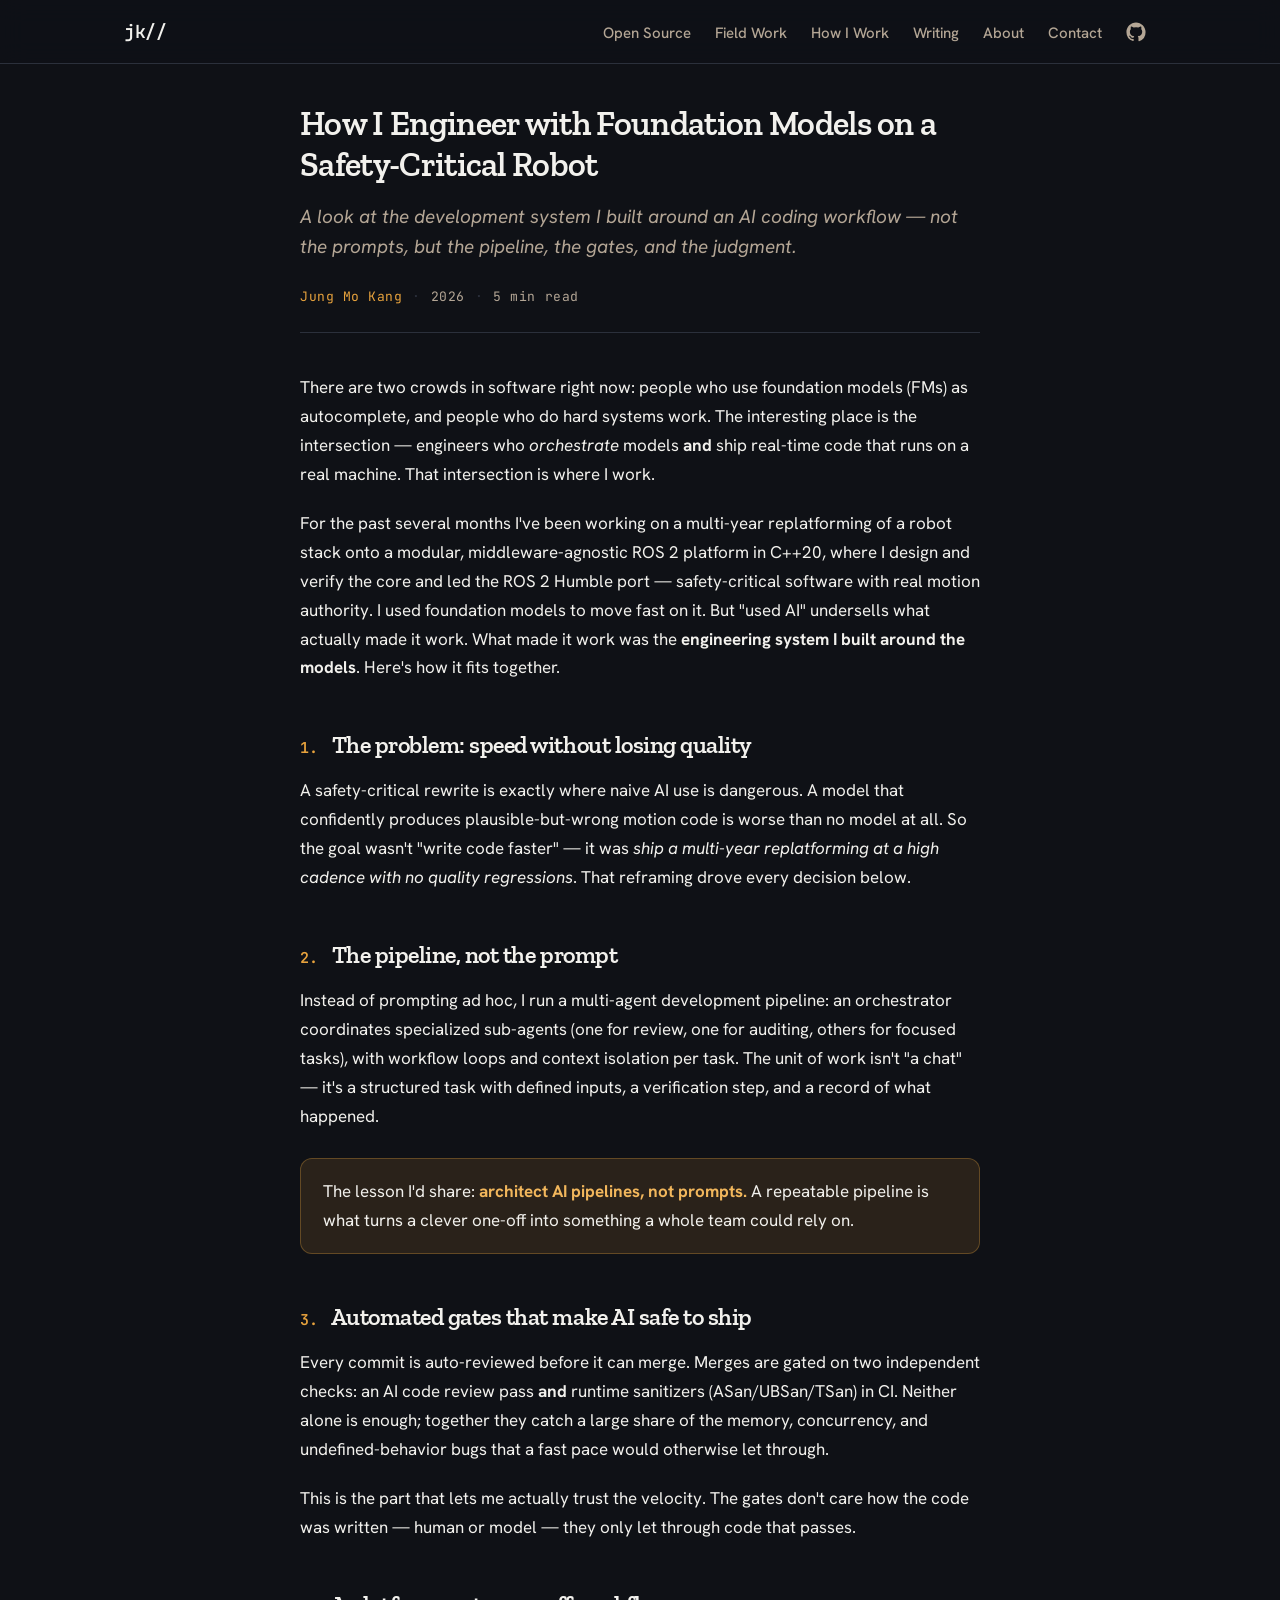
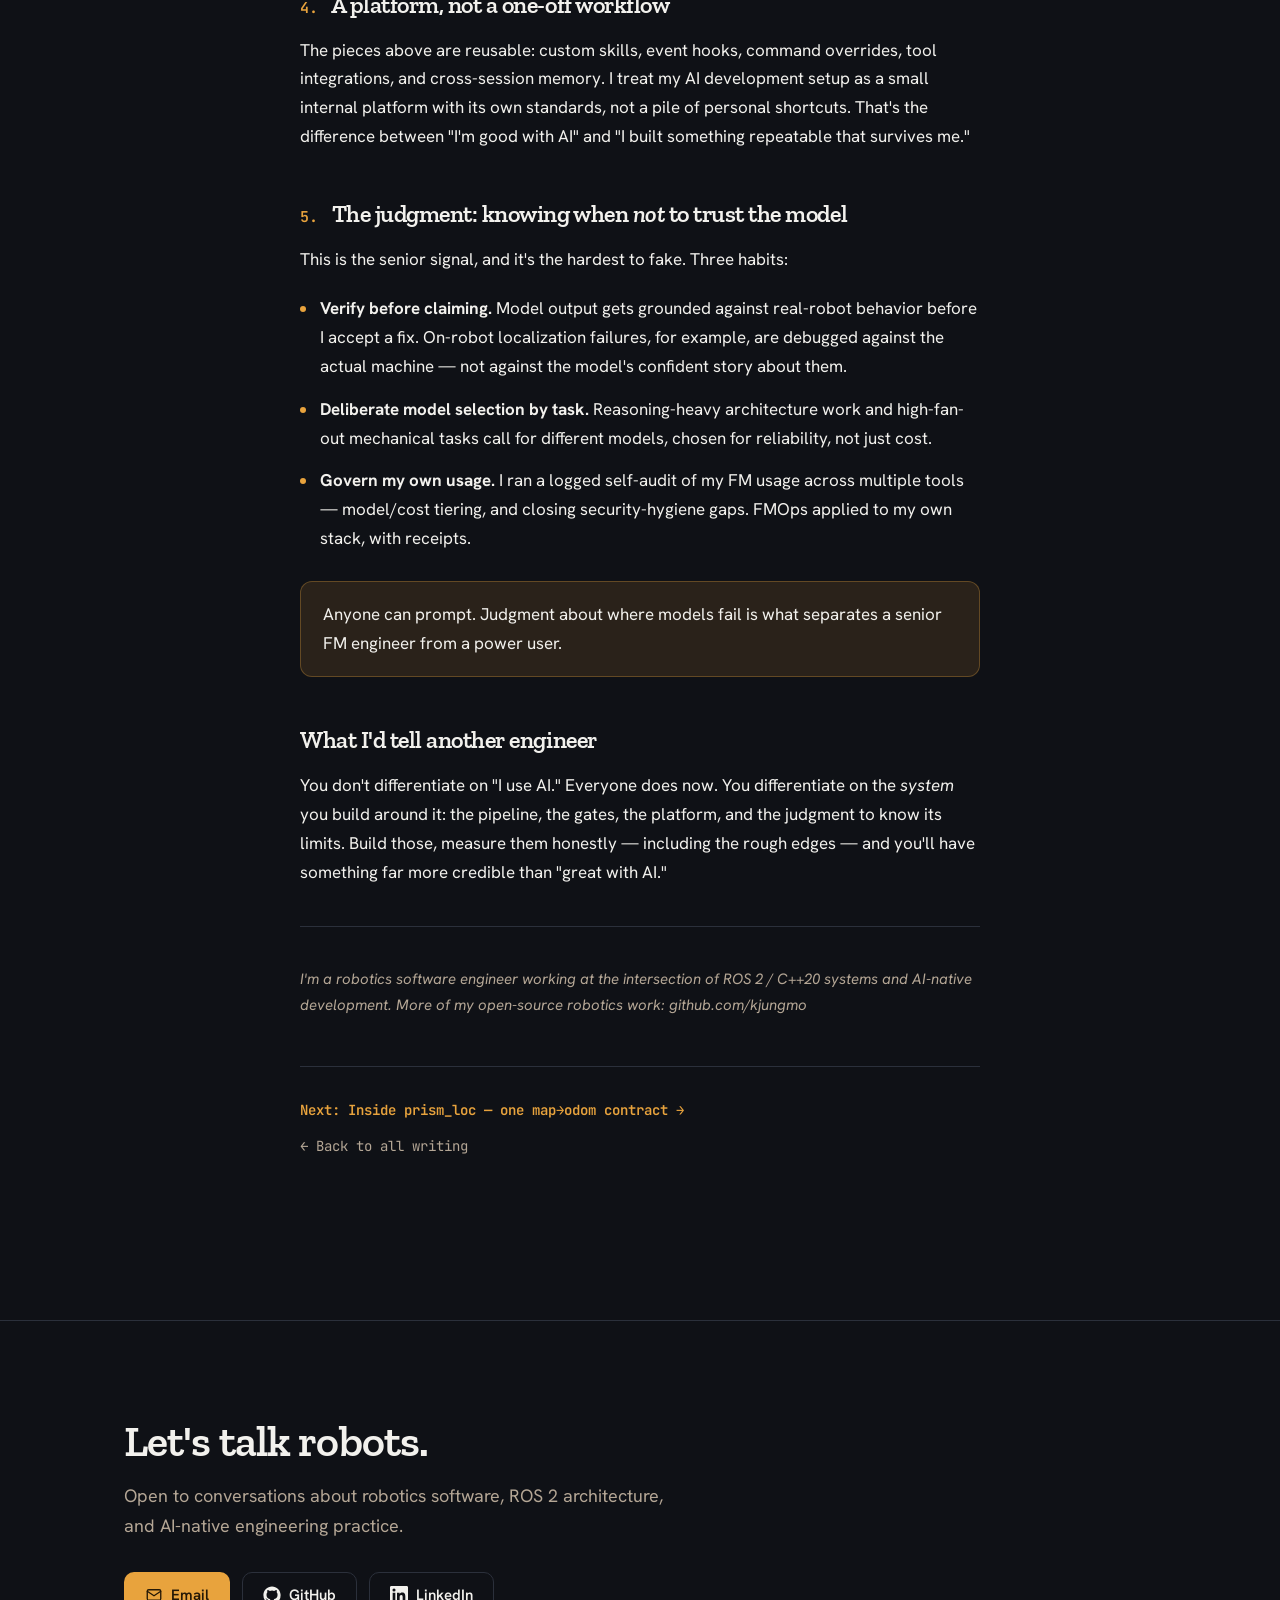
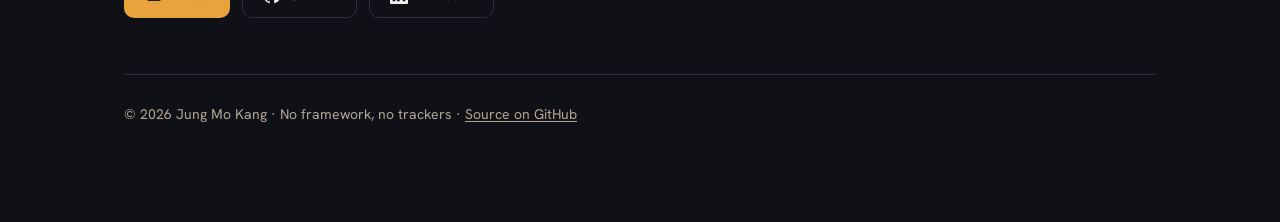
<file: writing/fm-engineering.html>
<!DOCTYPE html>
<html lang="en">
<head>
  <meta charset="utf-8">
  <meta name="viewport" content="width=device-width, initial-scale=1">
  <title>How I Engineer with Foundation Models on a Safety-Critical Robot — Jung Mo Kang</title>
  <meta name="description" content="A look at the development system I built around an AI coding workflow — not the prompts, but the pipeline, the gates, and the judgment.">
  <link rel="canonical" href="https://kjungmo.github.io/writing/fm-engineering.html">

  <meta property="og:type" content="article">
  <meta property="og:url" content="https://kjungmo.github.io/writing/fm-engineering.html">
  <meta property="og:title" content="How I Engineer with Foundation Models on a Safety-Critical Robot — Jung Mo Kang">
  <meta property="og:description" content="A look at the development system I built around an AI coding workflow — not the prompts, but the pipeline, the gates, and the judgment.">
  <meta name="twitter:card" content="summary">
  <meta name="twitter:title" content="How I Engineer with Foundation Models on a Safety-Critical Robot — Jung Mo Kang">
  <meta name="twitter:description" content="A look at the development system I built around an AI coding workflow — not the prompts, but the pipeline, the gates, and the judgment.">

  <link rel="icon" href="../assets/favicon.svg" type="image/svg+xml">

  <link rel="preconnect" href="https://fonts.googleapis.com">
  <link rel="preconnect" href="https://fonts.gstatic.com" crossorigin>
  <link href="https://fonts.googleapis.com/css2?family=Hanken+Grotesk:wght@400;500;600;700&family=JetBrains+Mono:wght@400;600&family=Zilla+Slab:wght@500;600;700&display=swap" rel="stylesheet">

  <link rel="stylesheet" href="../assets/style.css">
  <script>document.documentElement.classList.add('js');</script>
</head>
<body>
  <a class="skip-link" href="#main">Skip to content</a>

  <header class="site-header">
    <div class="container">
      <a class="logo" href="../index.html" aria-label="Home">jk//</a>
      <button class="nav-toggle" type="button" aria-label="Menu" aria-expanded="false" aria-controls="primary-nav">
        <svg class="icon-open" viewBox="0 0 24 24" fill="none" stroke="currentColor" stroke-width="1.75" stroke-linecap="round" aria-hidden="true" focusable="false"><line x1="4" y1="7" x2="20" y2="7"/><line x1="4" y1="12" x2="20" y2="12"/><line x1="4" y1="17" x2="20" y2="17"/></svg>
        <svg class="icon-close" viewBox="0 0 24 24" fill="none" stroke="currentColor" stroke-width="1.75" stroke-linecap="round" aria-hidden="true" focusable="false"><line x1="6" y1="6" x2="18" y2="18"/><line x1="18" y1="6" x2="6" y2="18"/></svg>
      </button>
      <nav class="primary-nav" id="primary-nav" aria-label="Primary">
        <ul class="nav-list">
          <li><a href="../index.html#open-source">Open Source</a></li>
          <li><a href="../index.html#field-work">Field Work</a></li>
          <li><a href="../index.html#how-i-work">How I Work</a></li>
          <li><a href="../index.html#writing">Writing</a></li>
          <li><a href="../index.html#about">About</a></li>
          <li><a href="../index.html#contact">Contact</a></li>
          <li>
            <a class="nav-icon" href="https://github.com/kjungmo" aria-label="GitHub profile">
              <svg viewBox="0 0 24 24" fill="currentColor" aria-hidden="true" focusable="false"><path d="M12 .5C5.73.5.5 5.73.5 12a11.5 11.5 0 0 0 7.86 10.92c.58.11.79-.25.79-.56v-2c-3.2.7-3.88-1.37-3.88-1.37-.53-1.34-1.29-1.7-1.29-1.7-1.05-.72.08-.7.08-.7 1.16.08 1.77 1.19 1.77 1.19 1.03 1.77 2.7 1.26 3.36.96.1-.75.4-1.26.73-1.55-2.55-.29-5.24-1.28-5.24-5.68 0-1.25.45-2.28 1.19-3.08-.12-.29-.52-1.46.11-3.05 0 0 .97-.31 3.18 1.18a11 11 0 0 1 5.79 0c2.2-1.49 3.17-1.18 3.17-1.18.63 1.59.23 2.76.11 3.05.74.8 1.19 1.83 1.19 3.08 0 4.41-2.69 5.38-5.25 5.67.41.36.78 1.06.78 2.14v3.17c0 .31.21.68.8.56A11.5 11.5 0 0 0 23.5 12C23.5 5.73 18.27.5 12 .5Z"/></svg>
            </a>
          </li>
        </ul>
      </nav>
    </div>
  </header>

  <main id="main" class="article-wrap">
    <div class="container">
      <article class="article">
        <h1>How I Engineer with Foundation Models on a Safety-Critical Robot</h1>
        <p class="dek">A look at the development system I built around an AI coding workflow — not the prompts, but the pipeline, the gates, and the judgment.</p>
        <p class="byline">Jung Mo Kang<span class="byline-sep" aria-hidden="true">·</span><span class="byline-meta">2026</span><span class="byline-sep" aria-hidden="true">·</span><span class="byline-meta">5 min read</span></p>

        <p>There are two crowds in software right now: people who use foundation models (FMs) as autocomplete, and people who do hard systems work. The interesting place is the intersection — engineers who <em>orchestrate</em> models <strong>and</strong> ship real-time code that runs on a real machine. That intersection is where I work.</p>

        <p>For the past several months I've been working on a multi-year replatforming of a robot stack onto a modular, middleware-agnostic ROS 2 platform in C++20, where I design and verify the core and led the ROS 2 Humble port — safety-critical software with real motion authority. I used foundation models to move fast on it. But "used AI" undersells what actually made it work. What made it work was the <strong>engineering system I built around the models</strong>. Here's how it fits together.</p>

        <h2><span class="h2-num">1.</span> The problem: speed without losing quality</h2>
        <p>A safety-critical rewrite is exactly where naive AI use is dangerous. A model that confidently produces plausible-but-wrong motion code is worse than no model at all. So the goal wasn't "write code faster" — it was <em>ship a multi-year replatforming at a high cadence with no quality regressions</em>. That reframing drove every decision below.</p>

        <h2><span class="h2-num">2.</span> The pipeline, not the prompt</h2>
        <p>Instead of prompting ad hoc, I run a multi-agent development pipeline: an orchestrator coordinates specialized sub-agents (one for review, one for auditing, others for focused tasks), with workflow loops and context isolation per task. The unit of work isn't "a chat" — it's a structured task with defined inputs, a verification step, and a record of what happened.</p>

        <p class="lesson">The lesson I'd share: <strong>architect AI pipelines, not prompts.</strong> A repeatable pipeline is what turns a clever one-off into something a whole team could rely on.</p>

        <h2><span class="h2-num">3.</span> Automated gates that make AI safe to ship</h2>
        <p>Every commit is auto-reviewed before it can merge. Merges are gated on two independent checks: an AI code review pass <strong>and</strong> runtime sanitizers (ASan/UBSan/TSan) in CI. Neither alone is enough; together they catch a large share of the memory, concurrency, and undefined-behavior bugs that a fast pace would otherwise let through.</p>

        <p>This is the part that lets me actually trust the velocity. The gates don't care how the code was written — human or model — they only let through code that passes.</p>

        <h2><span class="h2-num">4.</span> A platform, not a one-off workflow</h2>
        <p>The pieces above are reusable: custom skills, event hooks, command overrides, tool integrations, and cross-session memory. I treat my AI development setup as a small internal platform with its own standards, not a pile of personal shortcuts. That's the difference between "I'm good with AI" and "I built something repeatable that survives me."</p>

        <h2><span class="h2-num">5.</span> The judgment: knowing when <em>not</em> to trust the model</h2>
        <p>This is the senior signal, and it's the hardest to fake. Three habits:</p>
        <ul class="article-list">
          <li><strong>Verify before claiming.</strong> Model output gets grounded against real-robot behavior before I accept a fix. On-robot localization failures, for example, are debugged against the actual machine — not against the model's confident story about them.</li>
          <li><strong>Deliberate model selection by task.</strong> Reasoning-heavy architecture work and high-fan-out mechanical tasks call for different models, chosen for reliability, not just cost.</li>
          <li><strong>Govern my own usage.</strong> I ran a logged self-audit of my FM usage across multiple tools — model/cost tiering, and closing security-hygiene gaps. FMOps applied to my own stack, with receipts.</li>
        </ul>

        <p class="lesson">Anyone can prompt. Judgment about where models fail is what separates a senior FM engineer from a power user.</p>

        <h2>What I'd tell another engineer</h2>
        <p>You don't differentiate on "I use AI." Everyone does now. You differentiate on the <em>system</em> you build around it: the pipeline, the gates, the platform, and the judgment to know its limits. Build those, measure them honestly — including the rough edges — and you'll have something far more credible than "great with AI."</p>

        <hr>

        <p class="article-footnote">I'm a robotics software engineer working at the intersection of ROS 2 / C++20 systems and AI-native development. More of my open-source robotics work: github.com/kjungmo</p>
      </article>

      <nav class="article-nav" aria-label="More writing">
        <a href="prism-loc-localization.html">Next: Inside prism_loc — one map→odom contract →</a>
        <br>
        <a href="../index.html#writing">← Back to all writing</a>
      </nav>
    </div>
  </main>

  <footer class="section contact article-footer" aria-labelledby="contact-title">
    <div class="container">
      <div>
        <h2 id="contact-title">Let's talk robots.</h2>
        <p class="contact-line">Open to conversations about robotics software, ROS 2 architecture, and AI-native engineering practice.</p>
        <div class="contact-buttons">
          <a class="btn btn-primary" href="mailto:kangjmo91@gmail.com">
            <svg viewBox="0 0 24 24" fill="none" stroke="currentColor" stroke-width="1.75" stroke-linecap="round" stroke-linejoin="round" aria-hidden="true" focusable="false"><rect x="3" y="5" width="18" height="14" rx="2"/><path d="m3 7 9 6 9-6"/></svg>
            Email
          </a>
          <a class="btn btn-secondary" href="https://github.com/kjungmo">
            <svg viewBox="0 0 24 24" fill="currentColor" aria-hidden="true" focusable="false"><path d="M12 .5C5.73.5.5 5.73.5 12a11.5 11.5 0 0 0 7.86 10.92c.58.11.79-.25.79-.56v-2c-3.2.7-3.88-1.37-3.88-1.37-.53-1.34-1.29-1.7-1.29-1.7-1.05-.72.08-.7.08-.7 1.16.08 1.77 1.19 1.77 1.19 1.03 1.77 2.7 1.26 3.36.96.1-.75.4-1.26.73-1.55-2.55-.29-5.24-1.28-5.24-5.68 0-1.25.45-2.28 1.19-3.08-.12-.29-.52-1.46.11-3.05 0 0 .97-.31 3.18 1.18a11 11 0 0 1 5.79 0c2.2-1.49 3.17-1.18 3.17-1.18.63 1.59.23 2.76.11 3.05.74.8 1.19 1.83 1.19 3.08 0 4.41-2.69 5.38-5.25 5.67.41.36.78 1.06.78 2.14v3.17c0 .31.21.68.8.56A11.5 11.5 0 0 0 23.5 12C23.5 5.73 18.27.5 12 .5Z"/></svg>
            GitHub
          </a>
          <a class="btn btn-secondary" href="https://www.linkedin.com/in/mrkangjmo/">
            <svg viewBox="0 0 24 24" fill="currentColor" aria-hidden="true" focusable="false"><path d="M20.45 20.45h-3.56v-5.57c0-1.33-.03-3.04-1.85-3.04-1.86 0-2.14 1.45-2.14 2.94v5.67H9.34V9h3.42v1.56h.05c.48-.9 1.64-1.85 3.37-1.85 3.6 0 4.27 2.37 4.27 5.46v6.28ZM5.34 7.43a2.07 2.07 0 1 1 0-4.14 2.07 2.07 0 0 1 0 4.14ZM7.12 20.45H3.55V9h3.57v11.45ZM22.22 0H1.77C.8 0 0 .78 0 1.75v20.5C0 23.22.8 24 1.77 24h20.45c.98 0 1.78-.78 1.78-1.75V1.75C24 .78 23.2 0 22.22 0Z"/></svg>
            LinkedIn
          </a>
        </div>
        <p class="smallprint">© 2026 Jung Mo Kang · No framework, no trackers · <a href="https://github.com/kjungmo/kjungmo.github.io">Source on GitHub</a></p>
      </div>
    </div>
  </footer>

  <script>
    (function () {
      var toggle = document.querySelector('.nav-toggle');
      var nav = document.getElementById('primary-nav');
      if (!toggle || !nav) { return; }
      var closeNav = function () {
        nav.classList.remove('is-open');
        toggle.setAttribute('aria-expanded', 'false');
      };
      toggle.addEventListener('click', function () {
        var open = nav.classList.toggle('is-open');
        toggle.setAttribute('aria-expanded', open ? 'true' : 'false');
      });
      nav.addEventListener('click', function (e) { if (e.target.closest('a')) { closeNav(); } });
      document.addEventListener('keydown', function (e) { if (e.key === 'Escape') { closeNav(); } });
      document.addEventListener('click', function (e) {
        if (!nav.contains(e.target) && !toggle.contains(e.target)) { closeNav(); }
      });
    })();
  </script>
</body>
</html>
</file>
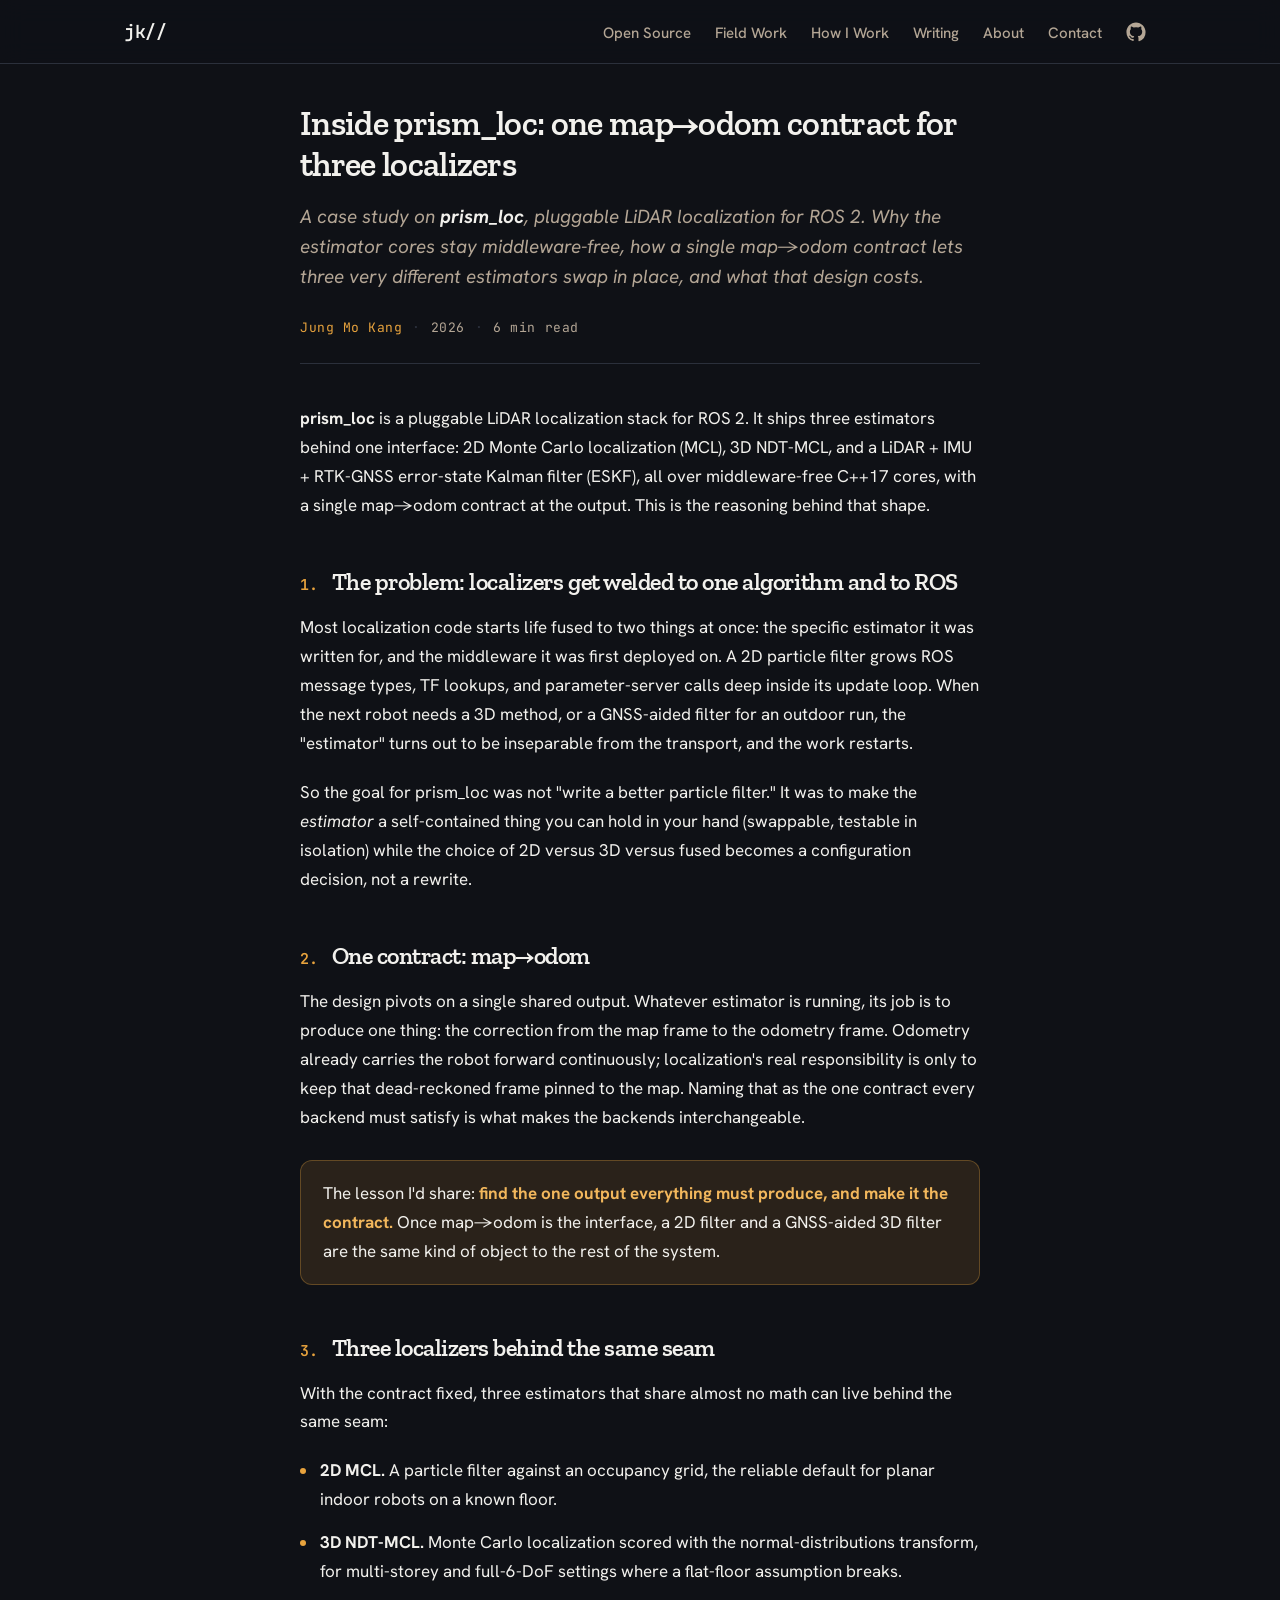
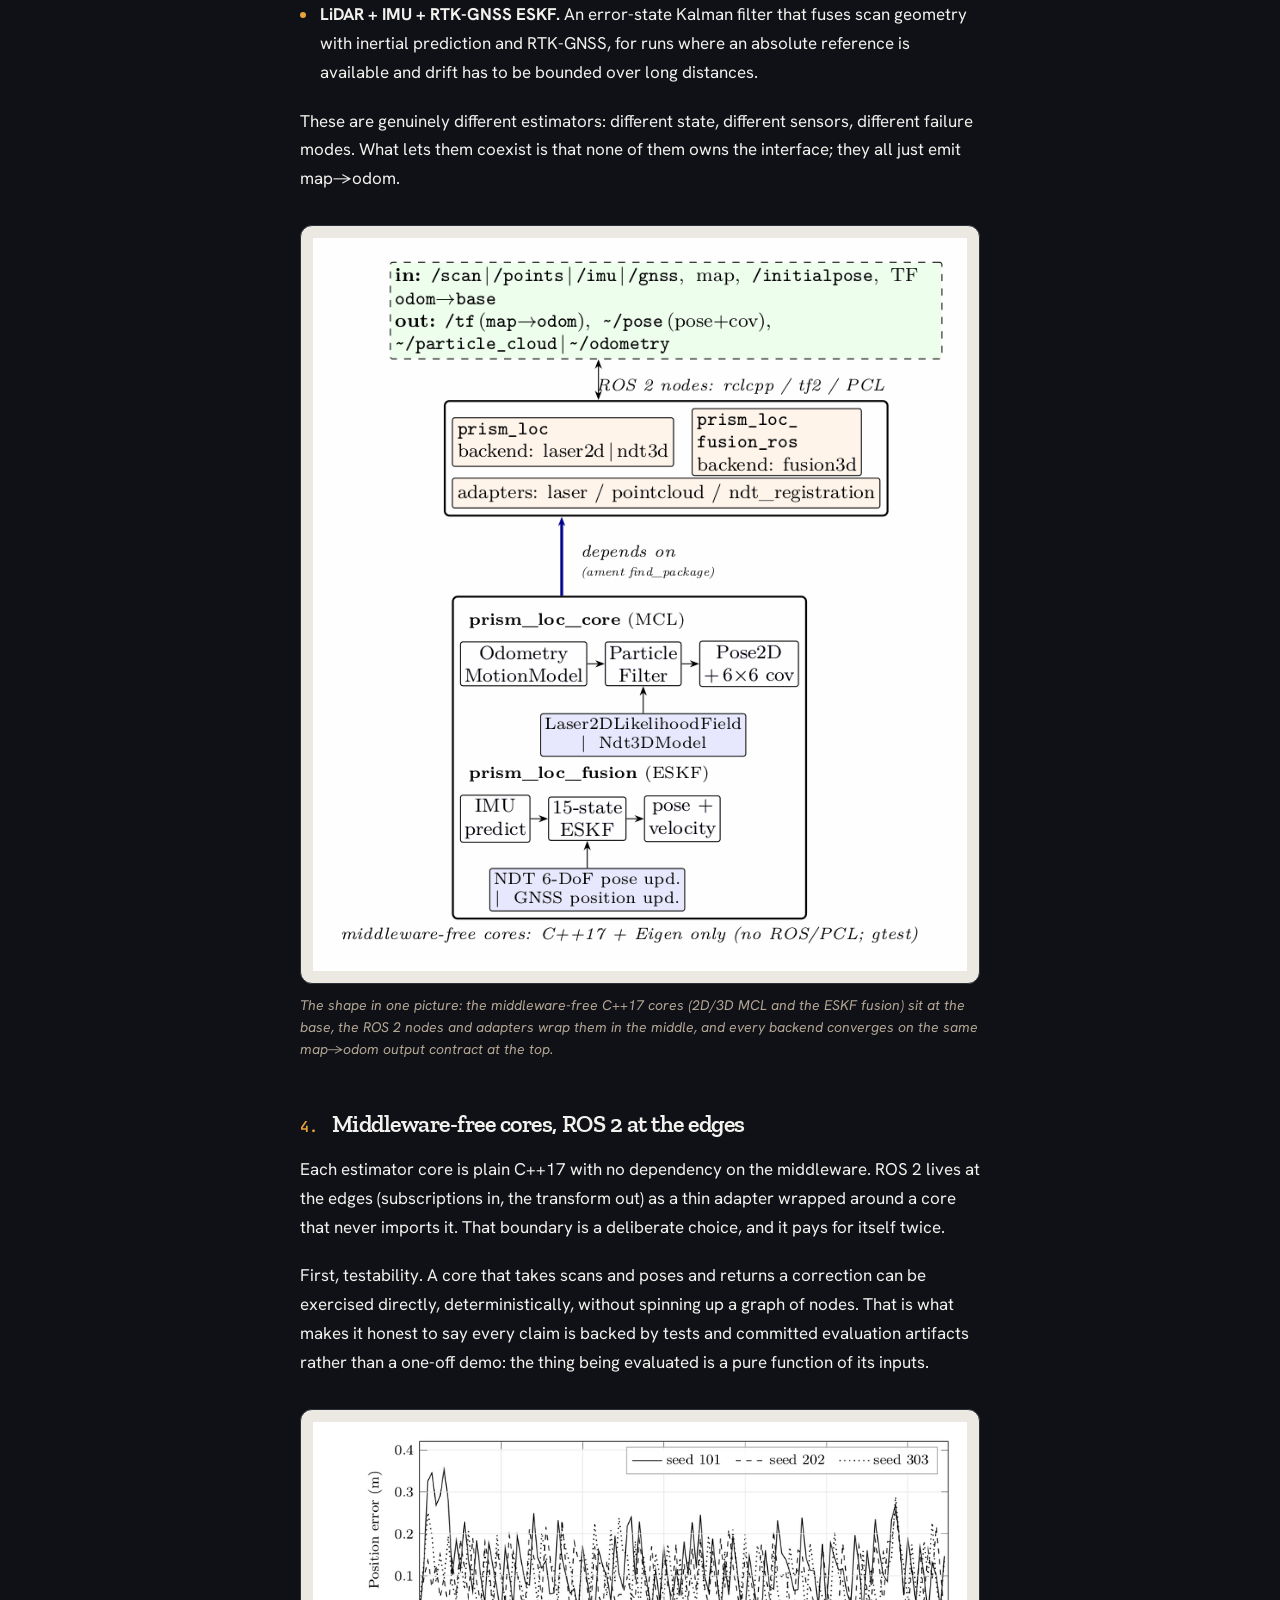
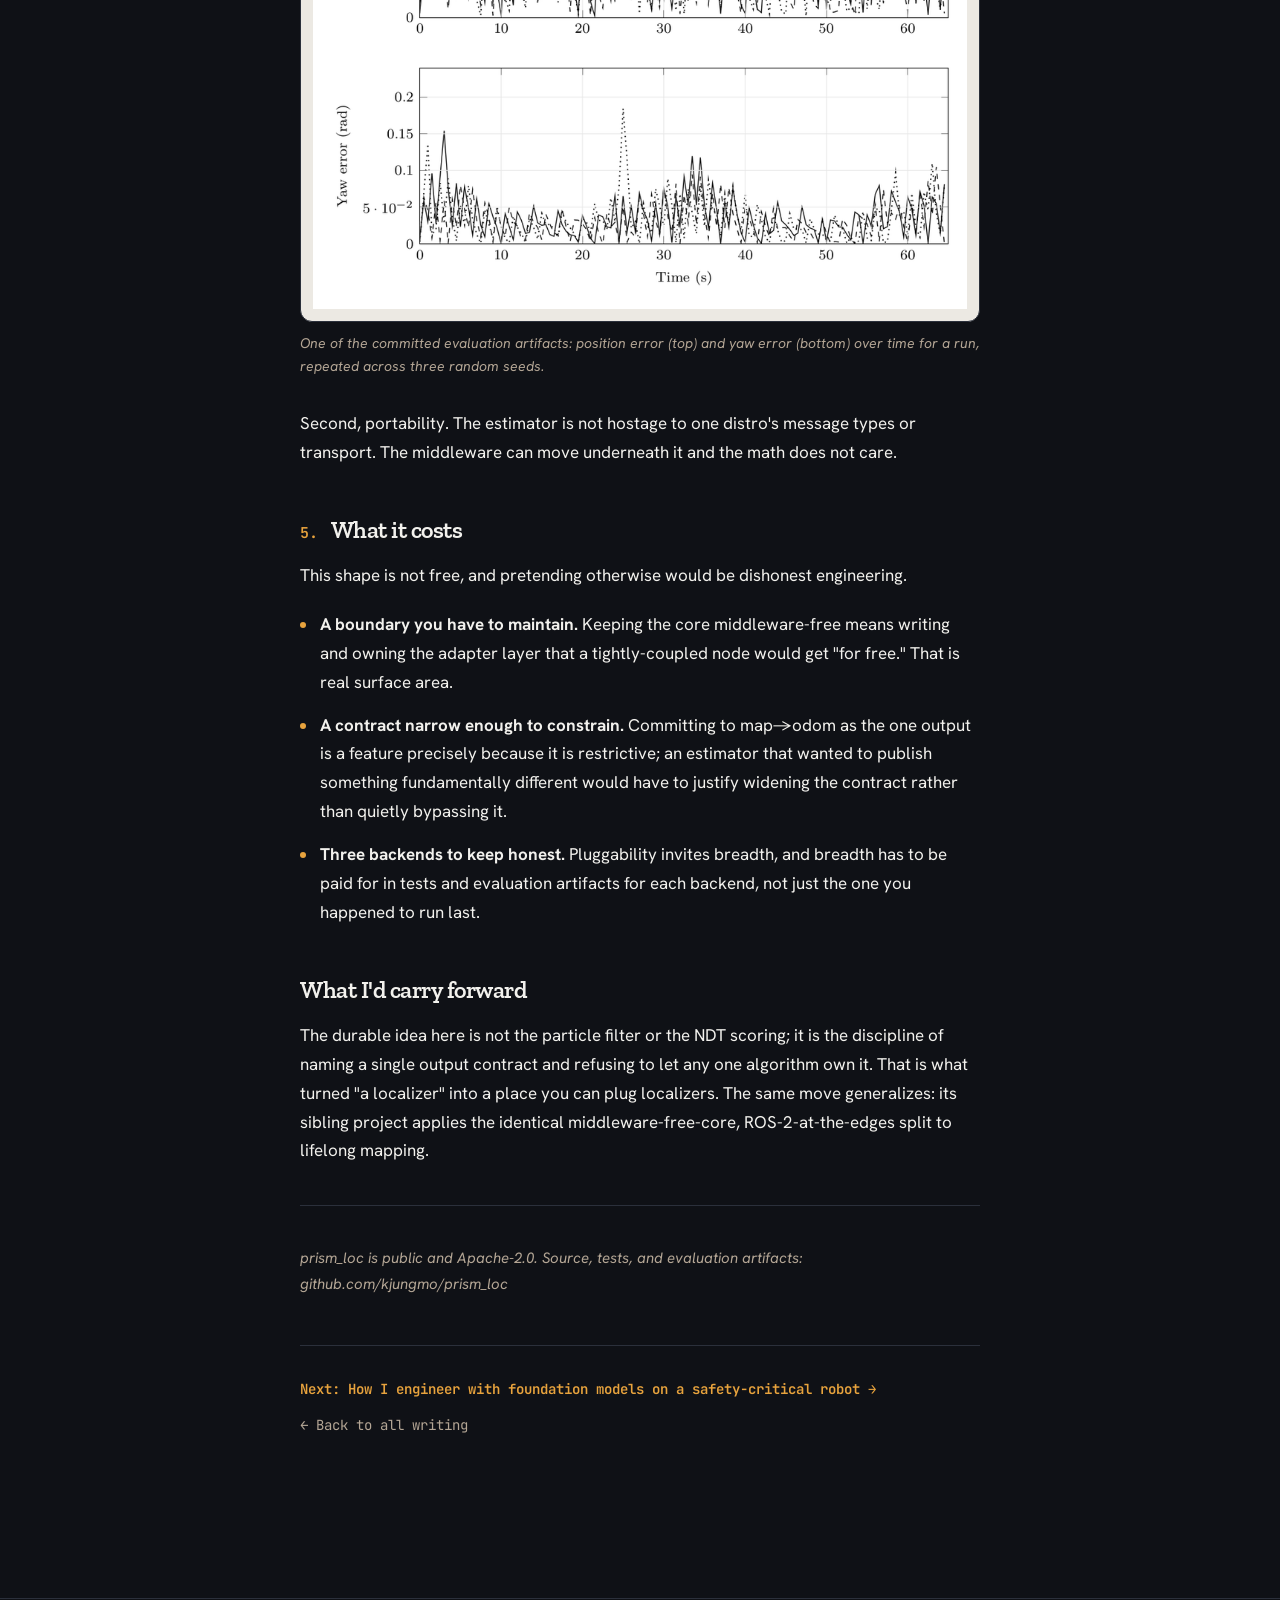
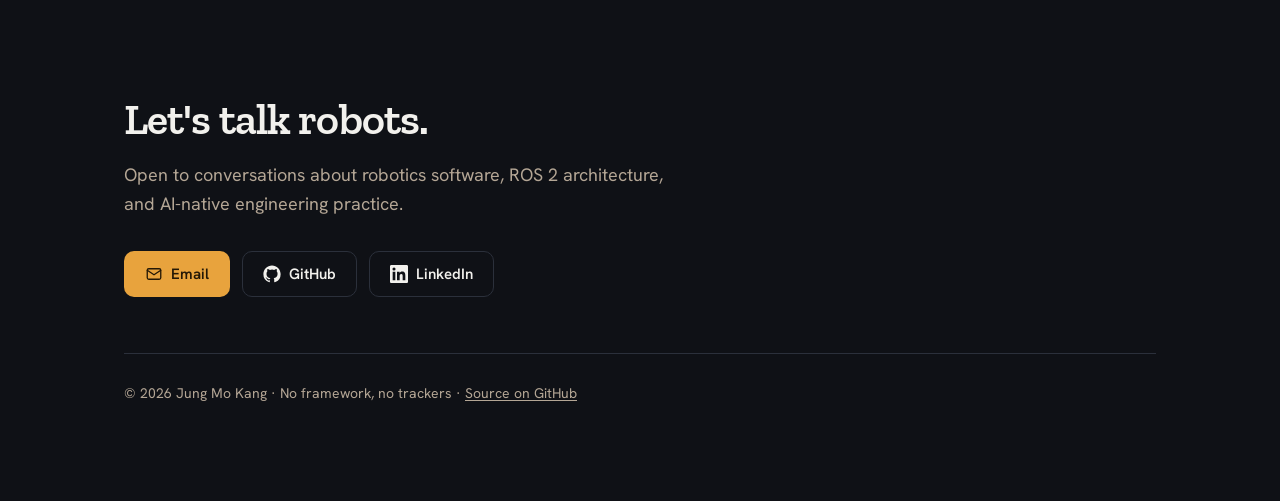
<file: writing/prism-loc-localization.html>
<!DOCTYPE html>
<html lang="en">
<head>
  <meta charset="utf-8">
  <meta name="viewport" content="width=device-width, initial-scale=1">
  <title>Inside prism_loc: one map→odom contract for three localizers — Jung Mo Kang</title>
  <meta name="description" content="A case study on prism_loc: why the estimator cores stay middleware-free, how a single map→odom contract lets 2D MCL, 3D NDT-MCL, and ESKF fusion swap in place, and what that costs.">
  <link rel="canonical" href="https://kjungmo.github.io/writing/prism-loc-localization.html">

  <meta property="og:type" content="article">
  <meta property="og:url" content="https://kjungmo.github.io/writing/prism-loc-localization.html">
  <meta property="og:title" content="Inside prism_loc: one map→odom contract for three localizers — Jung Mo Kang">
  <meta property="og:description" content="Why the estimator cores stay middleware-free, how a single map→odom contract lets 2D MCL, 3D NDT-MCL, and ESKF fusion swap in place, and what that costs.">
  <meta name="twitter:card" content="summary">
  <meta name="twitter:title" content="Inside prism_loc: one map→odom contract for three localizers — Jung Mo Kang">
  <meta name="twitter:description" content="Why the estimator cores stay middleware-free, how a single map→odom contract lets 2D MCL, 3D NDT-MCL, and ESKF fusion swap in place, and what that costs.">

  <link rel="icon" href="../assets/favicon.svg" type="image/svg+xml">

  <link rel="preconnect" href="https://fonts.googleapis.com">
  <link rel="preconnect" href="https://fonts.gstatic.com" crossorigin>
  <link href="https://fonts.googleapis.com/css2?family=Hanken+Grotesk:wght@400;500;600;700&family=JetBrains+Mono:wght@400;600&family=Zilla+Slab:wght@500;600;700&display=swap" rel="stylesheet">

  <link rel="stylesheet" href="../assets/style.css">
  <script>document.documentElement.classList.add('js');</script>
</head>
<body>
  <a class="skip-link" href="#main">Skip to content</a>

  <header class="site-header">
    <div class="container">
      <a class="logo" href="../index.html" aria-label="Home">jk//</a>
      <button class="nav-toggle" type="button" aria-label="Menu" aria-expanded="false" aria-controls="primary-nav">
        <svg class="icon-open" viewBox="0 0 24 24" fill="none" stroke="currentColor" stroke-width="1.75" stroke-linecap="round" aria-hidden="true" focusable="false"><line x1="4" y1="7" x2="20" y2="7"/><line x1="4" y1="12" x2="20" y2="12"/><line x1="4" y1="17" x2="20" y2="17"/></svg>
        <svg class="icon-close" viewBox="0 0 24 24" fill="none" stroke="currentColor" stroke-width="1.75" stroke-linecap="round" aria-hidden="true" focusable="false"><line x1="6" y1="6" x2="18" y2="18"/><line x1="18" y1="6" x2="6" y2="18"/></svg>
      </button>
      <nav class="primary-nav" id="primary-nav" aria-label="Primary">
        <ul class="nav-list">
          <li><a href="../index.html#open-source">Open Source</a></li>
          <li><a href="../index.html#field-work">Field Work</a></li>
          <li><a href="../index.html#how-i-work">How I Work</a></li>
          <li><a href="../index.html#writing">Writing</a></li>
          <li><a href="../index.html#about">About</a></li>
          <li><a href="../index.html#contact">Contact</a></li>
          <li>
            <a class="nav-icon" href="https://github.com/kjungmo" aria-label="GitHub profile">
              <svg viewBox="0 0 24 24" fill="currentColor" aria-hidden="true" focusable="false"><path d="M12 .5C5.73.5.5 5.73.5 12a11.5 11.5 0 0 0 7.86 10.92c.58.11.79-.25.79-.56v-2c-3.2.7-3.88-1.37-3.88-1.37-.53-1.34-1.29-1.7-1.29-1.7-1.05-.72.08-.7.08-.7 1.16.08 1.77 1.19 1.77 1.19 1.03 1.77 2.7 1.26 3.36.96.1-.75.4-1.26.73-1.55-2.55-.29-5.24-1.28-5.24-5.68 0-1.25.45-2.28 1.19-3.08-.12-.29-.52-1.46.11-3.05 0 0 .97-.31 3.18 1.18a11 11 0 0 1 5.79 0c2.2-1.49 3.17-1.18 3.17-1.18.63 1.59.23 2.76.11 3.05.74.8 1.19 1.83 1.19 3.08 0 4.41-2.69 5.38-5.25 5.67.41.36.78 1.06.78 2.14v3.17c0 .31.21.68.8.56A11.5 11.5 0 0 0 23.5 12C23.5 5.73 18.27.5 12 .5Z"/></svg>
            </a>
          </li>
        </ul>
      </nav>
    </div>
  </header>

  <main id="main" class="article-wrap">
    <div class="container">
      <article class="article">
        <h1>Inside prism_loc: one map→odom contract for three localizers</h1>
        <p class="dek">A case study on <strong>prism_loc</strong>, pluggable LiDAR localization for ROS 2. Why the estimator cores stay middleware-free, how a single map→odom contract lets three very different estimators swap in place, and what that design costs.</p>
        <p class="byline">Jung Mo Kang<span class="byline-sep" aria-hidden="true">·</span><span class="byline-meta">2026</span><span class="byline-sep" aria-hidden="true">·</span><span class="byline-meta">6 min read</span></p>

        <p><strong>prism_loc</strong> is a pluggable LiDAR localization stack for ROS 2. It ships three estimators behind one interface: 2D Monte Carlo localization (MCL), 3D NDT-MCL, and a LiDAR + IMU + RTK-GNSS error-state Kalman filter (ESKF), all over middleware-free C++17 cores, with a single map→odom contract at the output. This is the reasoning behind that shape.</p>

        <h2><span class="h2-num">1.</span> The problem: localizers get welded to one algorithm and to ROS</h2>
        <p>Most localization code starts life fused to two things at once: the specific estimator it was written for, and the middleware it was first deployed on. A 2D particle filter grows ROS message types, TF lookups, and parameter-server calls deep inside its update loop. When the next robot needs a 3D method, or a GNSS-aided filter for an outdoor run, the "estimator" turns out to be inseparable from the transport, and the work restarts.</p>
        <p>So the goal for prism_loc was not "write a better particle filter." It was to make the <em>estimator</em> a self-contained thing you can hold in your hand (swappable, testable in isolation) while the choice of 2D versus 3D versus fused becomes a configuration decision, not a rewrite.</p>

        <h2><span class="h2-num">2.</span> One contract: map→odom</h2>
        <p>The design pivots on a single shared output. Whatever estimator is running, its job is to produce one thing: the correction from the map frame to the odometry frame. Odometry already carries the robot forward continuously; localization's real responsibility is only to keep that dead-reckoned frame pinned to the map. Naming that as the one contract every backend must satisfy is what makes the backends interchangeable.</p>
        <p class="lesson">The lesson I'd share: <strong>find the one output everything must produce, and make it the contract.</strong> Once map→odom is the interface, a 2D filter and a GNSS-aided 3D filter are the same kind of object to the rest of the system.</p>

        <h2><span class="h2-num">3.</span> Three localizers behind the same seam</h2>
        <p>With the contract fixed, three estimators that share almost no math can live behind the same seam:</p>
        <ul class="article-list">
          <li><strong>2D MCL.</strong> A particle filter against an occupancy grid, the reliable default for planar indoor robots on a known floor.</li>
          <li><strong>3D NDT-MCL.</strong> Monte Carlo localization scored with the normal-distributions transform, for multi-storey and full-6-DoF settings where a flat-floor assumption breaks.</li>
          <li><strong>LiDAR + IMU + RTK-GNSS ESKF.</strong> An error-state Kalman filter that fuses scan geometry with inertial prediction and RTK-GNSS, for runs where an absolute reference is available and drift has to be bounded over long distances.</li>
        </ul>
        <p>These are genuinely different estimators: different state, different sensors, different failure modes. What lets them coexist is that none of them owns the interface; they all just emit map→odom.</p>

        <figure class="figure--tile">
          <img src="../assets/img/prism-arch.png" width="760" height="851" loading="lazy" decoding="async" alt="Architecture diagram of prism_loc: middleware-free C++17 estimator cores for MCL and ESKF fusion at the base, the ROS 2 nodes and adapters wrapping them in the middle, and the single map→odom output contract at the top.">
          <figcaption>The shape in one picture: the middleware-free C++17 cores (2D/3D MCL and the ESKF fusion) sit at the base, the ROS 2 nodes and adapters wrap them in the middle, and every backend converges on the same map→odom output contract at the top.</figcaption>
        </figure>

        <h2><span class="h2-num">4.</span> Middleware-free cores, ROS 2 at the edges</h2>
        <p>Each estimator core is plain C++17 with no dependency on the middleware. ROS 2 lives at the edges (subscriptions in, the transform out) as a thin adapter wrapped around a core that never imports it. That boundary is a deliberate choice, and it pays for itself twice.</p>
        <p>First, testability. A core that takes scans and poses and returns a correction can be exercised directly, deterministically, without spinning up a graph of nodes. That is what makes it honest to say every claim is backed by tests and committed evaluation artifacts rather than a one-off demo: the thing being evaluated is a pure function of its inputs.</p>

        <figure class="figure--tile">
          <img src="../assets/img/prism-eval.png" width="880" height="656" loading="lazy" decoding="async" alt="Evaluation plot for prism_loc: position error over time on top and yaw error over time on the bottom, each traced for three random seeds.">
          <figcaption>One of the committed evaluation artifacts: position error (top) and yaw error (bottom) over time for a run, repeated across three random seeds.</figcaption>
        </figure>
        <p>Second, portability. The estimator is not hostage to one distro's message types or transport. The middleware can move underneath it and the math does not care.</p>

        <h2><span class="h2-num">5.</span> What it costs</h2>
        <p>This shape is not free, and pretending otherwise would be dishonest engineering.</p>
        <ul class="article-list">
          <li><strong>A boundary you have to maintain.</strong> Keeping the core middleware-free means writing and owning the adapter layer that a tightly-coupled node would get "for free." That is real surface area.</li>
          <li><strong>A contract narrow enough to constrain.</strong> Committing to map→odom as the one output is a feature precisely because it is restrictive; an estimator that wanted to publish something fundamentally different would have to justify widening the contract rather than quietly bypassing it.</li>
          <li><strong>Three backends to keep honest.</strong> Pluggability invites breadth, and breadth has to be paid for in tests and evaluation artifacts for each backend, not just the one you happened to run last.</li>
        </ul>

        <h2>What I'd carry forward</h2>
        <p>The durable idea here is not the particle filter or the NDT scoring; it is the discipline of naming a single output contract and refusing to let any one algorithm own it. That is what turned "a localizer" into a place you can plug localizers. The same move generalizes: its sibling project applies the identical middleware-free-core, ROS-2-at-the-edges split to lifelong mapping.</p>

        <hr>

        <p class="article-footnote">prism_loc is public and Apache-2.0. Source, tests, and evaluation artifacts: github.com/kjungmo/prism_loc</p>
      </article>

      <nav class="article-nav" aria-label="More writing">
        <a href="fm-engineering.html">Next: How I engineer with foundation models on a safety-critical robot →</a>
        <br>
        <a href="../index.html#writing">← Back to all writing</a>
      </nav>
    </div>
  </main>

  <footer class="section contact article-footer" aria-labelledby="contact-title">
    <div class="container">
      <div>
        <h2 id="contact-title">Let's talk robots.</h2>
        <p class="contact-line">Open to conversations about robotics software, ROS 2 architecture, and AI-native engineering practice.</p>
        <div class="contact-buttons">
          <a class="btn btn-primary" href="mailto:kangjmo91@gmail.com">
            <svg viewBox="0 0 24 24" fill="none" stroke="currentColor" stroke-width="1.75" stroke-linecap="round" stroke-linejoin="round" aria-hidden="true" focusable="false"><rect x="3" y="5" width="18" height="14" rx="2"/><path d="m3 7 9 6 9-6"/></svg>
            Email
          </a>
          <a class="btn btn-secondary" href="https://github.com/kjungmo">
            <svg viewBox="0 0 24 24" fill="currentColor" aria-hidden="true" focusable="false"><path d="M12 .5C5.73.5.5 5.73.5 12a11.5 11.5 0 0 0 7.86 10.92c.58.11.79-.25.79-.56v-2c-3.2.7-3.88-1.37-3.88-1.37-.53-1.34-1.29-1.7-1.29-1.7-1.05-.72.08-.7.08-.7 1.16.08 1.77 1.19 1.77 1.19 1.03 1.77 2.7 1.26 3.36.96.1-.75.4-1.26.73-1.55-2.55-.29-5.24-1.28-5.24-5.68 0-1.25.45-2.28 1.19-3.08-.12-.29-.52-1.46.11-3.05 0 0 .97-.31 3.18 1.18a11 11 0 0 1 5.79 0c2.2-1.49 3.17-1.18 3.17-1.18.63 1.59.23 2.76.11 3.05.74.8 1.19 1.83 1.19 3.08 0 4.41-2.69 5.38-5.25 5.67.41.36.78 1.06.78 2.14v3.17c0 .31.21.68.8.56A11.5 11.5 0 0 0 23.5 12C23.5 5.73 18.27.5 12 .5Z"/></svg>
            GitHub
          </a>
          <a class="btn btn-secondary" href="https://www.linkedin.com/in/mrkangjmo/">
            <svg viewBox="0 0 24 24" fill="currentColor" aria-hidden="true" focusable="false"><path d="M20.45 20.45h-3.56v-5.57c0-1.33-.03-3.04-1.85-3.04-1.86 0-2.14 1.45-2.14 2.94v5.67H9.34V9h3.42v1.56h.05c.48-.9 1.64-1.85 3.37-1.85 3.6 0 4.27 2.37 4.27 5.46v6.28ZM5.34 7.43a2.07 2.07 0 1 1 0-4.14 2.07 2.07 0 0 1 0 4.14ZM7.12 20.45H3.55V9h3.57v11.45ZM22.22 0H1.77C.8 0 0 .78 0 1.75v20.5C0 23.22.8 24 1.77 24h20.45c.98 0 1.78-.78 1.78-1.75V1.75C24 .78 23.2 0 22.22 0Z"/></svg>
            LinkedIn
          </a>
        </div>
        <p class="smallprint">© 2026 Jung Mo Kang · No framework, no trackers · <a href="https://github.com/kjungmo/kjungmo.github.io">Source on GitHub</a></p>
      </div>
    </div>
  </footer>

  <script>
    (function () {
      var toggle = document.querySelector('.nav-toggle');
      var nav = document.getElementById('primary-nav');
      if (!toggle || !nav) { return; }
      var closeNav = function () {
        nav.classList.remove('is-open');
        toggle.setAttribute('aria-expanded', 'false');
      };
      toggle.addEventListener('click', function () {
        var open = nav.classList.toggle('is-open');
        toggle.setAttribute('aria-expanded', open ? 'true' : 'false');
      });
      nav.addEventListener('click', function (e) { if (e.target.closest('a')) { closeNav(); } });
      document.addEventListener('keydown', function (e) { if (e.key === 'Escape') { closeNav(); } });
      document.addEventListener('click', function (e) {
        if (!nav.contains(e.target) && !toggle.contains(e.target)) { closeNav(); }
      });
    })();
  </script>
</body>
</html>
</file>
<file: assets/style.css>
/* ==========================================================================
   Jung Mo Kang — Portfolio
   Static HTML + one stylesheet. Dark-only (OLED). 8pt spacing grid.
   ========================================================================== */

:root {
  --bg: #0F1116;          /* page background (warm graphite, off pure slate) */
  --surface: #171A21;     /* cards */
  --surface-2: #1F232C;   /* hover / muted surface */
  --border: #2B303B;      /* card & divider borders */
  --text: #F2F1ED;        /* primary text (warm near-white) */
  --text-2: #B4A695;      /* secondary text (warm desaturated sand, same temp axis as accent) */
  --accent: #E8A33D;      /* signal amber accent */
  --accent-hover: #F2B75C;   /* brighter accent for button hover */
  --accent-dim: rgba(232, 163, 61, 0.12);  /* chip/badge fills */
  --accent-30: rgba(232, 163, 61, 0.30);   /* chip borders */
  --accent-40: rgba(232, 163, 61, 0.44);   /* card hover border */
  --on-accent: #241806;   /* near-black text on amber buttons */

  --mono: 'JetBrains Mono', ui-monospace, SFMono-Regular, Menlo, monospace;
  --sans: 'Hanken Grotesk', system-ui, -apple-system, Segoe UI, Roboto, sans-serif;
  --display: 'Zilla Slab', 'Hanken Grotesk', Georgia, serif;

  --container: 1080px;
  --gutter: 24px;
  --radius: 14px;
  --section-y: 96px;
}

/* ----- Reset / base --------------------------------------------------------*/
*, *::before, *::after { box-sizing: border-box; }

html { -webkit-text-size-adjust: 100%; scroll-behavior: smooth; }

body {
  margin: 0;
  background: var(--bg);
  color: var(--text);
  font-family: var(--sans);
  font-size: 16px;
  line-height: 1.65;
  font-weight: 400;
  -webkit-font-smoothing: antialiased;
  text-rendering: optimizeLegibility;
  overflow-x: hidden;
}

@media (min-width: 1024px) {
  body { font-size: 17px; }
}

img, svg { max-width: 100%; }

h1, h2, h3, h4 {
  font-family: var(--display);
  line-height: 1.15;
  font-weight: 600;
  letter-spacing: -0.02em;
  margin: 0;
}

p { margin: 0; }

a { color: var(--accent); text-decoration: none; }
a:hover { text-decoration: underline; }

ul { margin: 0; padding: 0; list-style: none; }

/* ----- Focus / a11y --------------------------------------------------------*/
:focus-visible {
  outline: 2px solid var(--accent);
  outline-offset: 2px;
  border-radius: 4px;
}

.skip-link {
  position: absolute;
  left: 8px;
  top: -48px;
  z-index: 1000;
  background: var(--accent);
  color: var(--on-accent);
  font-family: var(--mono);
  font-size: 13px;
  font-weight: 600;
  padding: 8px 16px;
  border-radius: 8px;
  transition: top 150ms ease-out;
}
.skip-link:focus { top: 8px; text-decoration: none; }

/* ----- Layout helpers ------------------------------------------------------*/
.container {
  width: 100%;
  max-width: var(--container);
  margin-inline: auto;
  padding-inline: var(--gutter);
}

.section { padding-block: var(--section-y); }

/* Rhythm variation — a subtly recessed full-bleed band breaks the uniform
   background so sections read as distinct landmarks, not one stamped column. */
.section--band {
  background: var(--surface);
  border-top: 1px solid var(--border);
  border-bottom: 1px solid var(--border);
}
/* Tighter opening for the writing section so spacing is not a constant. */
.section--tight { padding-block: 72px; }

/* Asymmetric two-column: a lead statement sits beside its card grid. */
@media (min-width: 900px) {
  .how-layout {
    display: grid;
    grid-template-columns: 300px 1fr;
    gap: 56px;
    align-items: start;
  }
  .how-layout .section-head {
    margin-bottom: 0;
    position: sticky;
    top: 96px;
  }
  .how-layout .grid-how { grid-template-columns: repeat(2, 1fr); }
}

.section-head { margin-bottom: 44px; max-width: 62ch; }

.section-title {
  font-size: clamp(28px, 4.4vw, 40px);
  line-height: 1.08;
  margin-bottom: 16px;
  text-wrap: balance;
}

.section-intro {
  color: var(--text-2);
  font-size: 18px;
  line-height: 1.6;
  max-width: 60ch;
}

/* ----- Chips ---------------------------------------------------------------*/
.chips {
  display: flex;
  flex-wrap: wrap;
  gap: 8px;
  margin: 0;
}

.chip {
  font-family: var(--mono);
  font-size: 12.5px;
  line-height: 1.4;
  color: var(--text-2);
  background: transparent;
  border: 1px solid var(--border);
  border-radius: 6px;
  padding: 3px 9px;
  white-space: nowrap;
}

/* ----- Buttons -------------------------------------------------------------*/
.btn {
  display: inline-flex;
  align-items: center;
  gap: 8px;
  font-family: var(--sans);
  font-size: 15px;
  font-weight: 600;
  line-height: 1;
  padding: 13px 20px;
  border-radius: 10px;
  border: 1px solid transparent;
  cursor: pointer;
  transition: background-color 180ms ease-out, border-color 180ms ease-out,
              transform 180ms ease-out, color 180ms ease-out;
}
.btn:hover { text-decoration: none; }

.btn-primary {
  background: var(--accent);
  color: var(--on-accent);
}
.btn-primary:hover { transform: translateY(-2px); background: var(--accent-hover); }

.btn-secondary {
  background: transparent;
  color: var(--text);
  border-color: var(--border);
}
.btn-secondary:hover {
  transform: translateY(-2px);
  border-color: var(--accent-40);
  color: var(--text);
}

.btn svg { width: 18px; height: 18px; flex: none; }

/* ----- Header --------------------------------------------------------------*/
.site-header {
  position: sticky;
  top: 0;
  z-index: 100;
  height: 64px;
  background: rgba(15, 17, 22, 0.78);
  backdrop-filter: saturate(160%) blur(12px);
  -webkit-backdrop-filter: saturate(160%) blur(12px);
  border-bottom: 1px solid var(--border);
}

.site-header .container {
  height: 64px;
  display: flex;
  align-items: center;
  gap: 24px;
}

.logo {
  font-family: var(--mono);
  font-size: 18px;
  font-weight: 600;
  color: var(--text);
  letter-spacing: -0.02em;
  flex: none;
}
.logo:hover { text-decoration: none; color: var(--accent); }

.primary-nav {
  margin-left: auto;
  min-width: 0;
}

.nav-list {
  display: flex;
  align-items: center;
  gap: 4px;
}

.nav-list a {
  color: var(--text-2);
  font-size: 15px;
  font-weight: 500;
  padding: 8px 10px;
  border-radius: 8px;
  white-space: nowrap;
  transition: color 150ms ease-out, background-color 150ms ease-out;
}
.nav-list a:hover { color: var(--text); text-decoration: none; }
.nav-list a[aria-current="true"] { color: var(--accent); }

.nav-icon {
  display: inline-flex;
  align-items: center;
  justify-content: center;
  width: 40px; height: 40px;
  color: var(--text-2);
  border-radius: 8px;
  flex: none;
}
.nav-icon:hover { color: var(--text); background: var(--surface-2); text-decoration: none; }
.nav-icon svg { width: 20px; height: 20px; }

/* Hamburger toggle — hidden on desktop, the nav mechanism on mobile. */
.nav-toggle {
  display: none;
  margin-left: auto;
  align-items: center;
  justify-content: center;
  width: 42px; height: 42px;
  background: transparent;
  border: 1px solid var(--border);
  border-radius: 8px;
  color: var(--text);
  cursor: pointer;
}
.nav-toggle:hover { border-color: var(--accent-40); }
.nav-toggle svg { width: 22px; height: 22px; }
.nav-toggle .icon-close { display: none; }
.nav-toggle[aria-expanded="true"] .icon-open { display: none; }
.nav-toggle[aria-expanded="true"] .icon-close { display: block; }

@media (max-width: 767px) {
  .nav-toggle { display: inline-flex; }
  .primary-nav {
    position: fixed;
    left: 0; right: 0;
    top: 64px;
    background: rgba(15, 17, 22, 0.96);
    backdrop-filter: saturate(160%) blur(12px);
    -webkit-backdrop-filter: saturate(160%) blur(12px);
    border-bottom: 1px solid var(--border);
    padding: 8px var(--gutter) 16px;
    transform: translateY(-8px);
    opacity: 0;
    visibility: hidden;
    transition: opacity 160ms ease-out, transform 160ms ease-out, visibility 160ms;
  }
  .primary-nav.is-open {
    transform: translateY(0);
    opacity: 1;
    visibility: visible;
  }
  .nav-list {
    flex-direction: column;
    align-items: stretch;
    gap: 2px;
  }
  .nav-list li { width: 100%; }
  .nav-list a {
    display: block;
    font-size: 16px;
    padding: 12px 12px;
    border-radius: 8px;
  }
  .nav-list .nav-icon { width: auto; height: auto; padding: 12px; justify-content: flex-start; gap: 10px; }
  .nav-list .nav-icon::after { content: "GitHub"; font-size: 16px; font-weight: 500; }
}

/* ----- Hero ----------------------------------------------------------------*/
.hero {
  position: relative;
  padding-block: 88px 72px;
  overflow: hidden;
}

.hero::before {
  /* dotted grid — neutral, not accent-tinted */
  content: "";
  position: absolute;
  inset: 0;
  background-image: radial-gradient(rgba(166, 167, 174, 0.28) 1px, transparent 1px);
  background-size: 26px 26px;
  opacity: 0.3;
  mask-image: linear-gradient(to bottom, #000 0%, transparent 78%);
  -webkit-mask-image: linear-gradient(to bottom, #000 0%, transparent 78%);
  z-index: 0;
  pointer-events: none;
}

.hero .container { position: relative; z-index: 1; }

.hero-eyebrow {
  font-family: var(--mono);
  font-size: 13px;
  font-weight: 600;
  letter-spacing: 0.06em;
  color: var(--accent);
  margin: 0 0 20px;
}

.hero h1 {
  /* Oversized editorial display — caps at 5.5rem on desktop (below the 6rem
     ceiling); letter-spacing held at -0.03em (looser than the -0.04em floor). */
  font-size: clamp(38px, 9vw, 5.5rem);
  line-height: 1.03;
  letter-spacing: -0.03em;
  margin-bottom: 14px;
}

.hero .role {
  font-family: var(--display);
  font-size: 22px;
  font-weight: 500;
  color: var(--text-2);
  margin-bottom: 20px;
}
.hero .role .role-sep { color: var(--border); margin: 0 4px; }
.hero .role .role-years { color: var(--accent); }

/* Seeking-intent / availability line */
.hero-available {
  display: inline-flex;
  align-items: baseline;
  gap: 10px;
  font-size: 15px;
  color: var(--text-2);
  margin-bottom: 24px;
  max-width: 60ch;
  line-height: 1.5;
}
.hero-available .dot {
  position: relative;
  top: -2px;
  flex: none;
  width: 8px; height: 8px;
  border-radius: 999px;
  background: var(--accent);
  box-shadow: 0 0 0 3px var(--accent-dim);
}

.hero .lead {
  font-size: 19px;
  color: var(--text);
  max-width: 54ch;
  line-height: 1.6;
  margin-bottom: 28px;
}

.hero-ctas {
  display: flex;
  flex-wrap: wrap;
  gap: 12px;
  margin-bottom: 20px;
}

/* Proof strip — project names visible before any scroll */
.proof-strip {
  display: flex;
  flex-wrap: wrap;
  align-items: baseline;
  gap: 6px 12px;
  font-family: var(--mono);
  font-size: 13.5px;
  color: var(--text-2);
  padding: 14px 0;
  border-top: 1px solid var(--border);
  border-bottom: 1px solid var(--border);
  margin-bottom: 28px;
}
.proof-strip .proof-label {
  color: var(--text-2);
  letter-spacing: 0.04em;
  text-transform: uppercase;
  font-size: 12px;
}
.proof-strip a {
  color: var(--text);
  padding: 1px 2px;
  border-radius: 4px;
  transition: color 150ms ease-out;
}
.proof-strip a:hover { color: var(--accent); text-decoration: none; }
.proof-strip .proof-sep { color: var(--border); }

.hero-links {
  display: flex;
  flex-wrap: wrap;
  gap: 20px;
}
.hero-links a {
  display: inline-flex;
  align-items: center;
  gap: 8px;
  color: var(--text-2);
  font-size: 15px;
  font-weight: 500;
}
.hero-links a:hover { color: var(--accent); text-decoration: none; }
.hero-links svg { width: 18px; height: 18px; }
/* Email as the emphasized contact action in the hero */
.hero-links a.hero-email { color: var(--accent); font-weight: 600; }
.hero-links a.hero-email:hover { color: var(--accent-hover); }

/* ----- Figures ribbon ------------------------------------------------------
   A compact inline credential band, not a big-number stat template: the
   figures read as one line of provenance, each numeral flagged in mono. */
.stats {
  border-top: 1px solid var(--border);
  border-bottom: 1px solid var(--border);
}
.stats .container {
  display: flex;
  flex-wrap: wrap;
  align-items: baseline;
  gap: 12px 32px;
  padding-block: 22px;
}
.stat {
  display: flex;
  align-items: baseline;
  gap: 10px;
}
.stat .num {
  font-family: var(--mono);
  font-size: 17px;
  font-weight: 600;
  color: var(--accent);
  line-height: 1.2;
  letter-spacing: -0.01em;
  flex: none;
}
.stat .label {
  font-size: 14.5px;
  color: var(--text-2);
  line-height: 1.35;
}

@media (min-width: 768px) {
  .stats .container { gap: 12px 44px; }
}

/* ----- Card grids ----------------------------------------------------------*/
.grid { display: grid; gap: 20px; }

.grid-os { grid-template-columns: 1fr; }
.grid-field { grid-template-columns: 1fr; }
.grid-how { grid-template-columns: 1fr; }

@media (min-width: 768px) {
  .grid-os { grid-template-columns: repeat(2, 1fr); }
  .grid-field { grid-template-columns: repeat(2, 1fr); }
  .grid-how { grid-template-columns: repeat(2, 1fr); }
}
@media (min-width: 1024px) {
  .grid-os { grid-template-columns: repeat(3, 1fr); }
}

.card {
  position: relative;
  background: var(--surface);
  border: 1px solid var(--border);
  border-radius: var(--radius);
  padding: 26px;
  transition: border-color 200ms ease-out, transform 200ms ease-out,
              background-color 200ms ease-out;
  display: flex;
  flex-direction: column;
  gap: 14px;
}

/* Open-source card is a whole link (stretched-link) */
.card-link:hover {
  border-color: var(--accent-40);
  transform: translateY(-2px);
  background: var(--surface-2);
}
.card-link:focus-within {
  border-color: var(--accent-40);
}
.card-link .stretched {
  position: absolute;
  inset: 0;
  border-radius: var(--radius);
}

/* Field-work and how-i-work cards do not navigate — no hover lift/glow,
   so motion-on-hover stays reserved for genuinely clickable cards. */
.card-link .stretched:focus-visible {
  outline: 2px solid var(--accent);
  outline-offset: -2px;
}

.card-name {
  font-family: var(--mono);
  font-size: 18px;
  font-weight: 600;
  color: var(--text);
  letter-spacing: -0.01em;
}
.card-link:hover .card-name { color: var(--accent); }

/* Case-study card — has its own explicit links, so no stretched-link. */
.card-study { border-color: var(--accent-30); }
.card-badge {
  align-self: flex-start;
  font-family: var(--mono);
  font-size: 11px;
  font-weight: 600;
  letter-spacing: 0.08em;
  text-transform: uppercase;
  color: var(--accent);
  background: var(--accent-dim);
  border-radius: 6px;
  padding: 3px 8px;
  margin-bottom: -4px;
}
.card-study .card-chips { margin-top: 0; }
.card-actions {
  display: flex;
  align-items: baseline;
  gap: 16px;
  margin-top: auto;
  padding-top: 4px;
}
.card-action-primary {
  font-family: var(--mono);
  font-size: 14px;
  font-weight: 600;
  color: var(--accent);
}
.card-action-secondary {
  font-family: var(--mono);
  font-size: 13px;
  color: var(--text-2);
}
.card-action-secondary:hover { color: var(--text); text-decoration: none; }

.card-desc {
  font-size: 15px;
  color: var(--text-2);
  line-height: 1.6;
  margin: 0;
}

.card-chips { margin-top: auto; }

/* Preprint DOI row: last child of the card. The chips row (or the actions row
   on the case-study card) already carries margin-top:auto, so this row is
   pushed to the card bottom and aligns across a grid row. */
.card-preprint {
  margin: 0;
  font-family: var(--mono);
  font-size: 12px;
  letter-spacing: 0.02em;
}
.card-preprint a {
  position: relative;
  z-index: 1;
  color: var(--text-2);
  border-bottom: 1px solid var(--accent-30);
}
.card-preprint a:hover { color: var(--accent); text-decoration: none; }

/* Field-work card */
.entry .entry-title {
  font-size: 18px;
  font-weight: 700;
  color: var(--text);
}
.entry .entry-role {
  font-family: var(--mono);
  font-size: 13px;
  color: var(--accent);
  letter-spacing: 0.01em;
}
.entry .bullets {
  display: flex;
  flex-direction: column;
  gap: 10px;
}
.entry .bullets li {
  position: relative;
  padding-left: 18px;
  font-size: 15px;
  color: var(--text-2);
  line-height: 1.6;
}
.entry .bullets li::before {
  content: "";
  position: absolute;
  left: 0; top: 9px;
  width: 6px; height: 6px;
  border-radius: 999px;
  background: var(--accent);
  opacity: 0.7;
}

.entry .entry-note {
  font-size: 13px;
  color: var(--text-2);
  line-height: 1.55;
  margin: 0;
  opacity: 0.85;
}

/* How-I-Work — a principle spec-list, not a grid of identical cards.
   Rows are separated by hairlines and read as an engineering datasheet. */
.grid-how { gap: 0 44px; }
.how-item {
  padding: 22px 0;
  border-top: 1px solid var(--border);
  display: flex;
  flex-direction: column;
  gap: 8px;
}
.how-item .how-title {
  font-family: var(--display);
  font-size: 20px;
  font-weight: 600;
  line-height: 1.15;
  letter-spacing: -0.01em;
  color: var(--text);
}
.how-item .how-body {
  font-size: 15px;
  color: var(--text-2);
  line-height: 1.6;
}

.how-footer { margin-top: 28px; }
.how-footer a, .os-footer a {
  font-family: var(--mono);
  font-size: 14px;
  font-weight: 600;
}

.os-footer { margin-top: 28px; }

/* ----- Writing featured card ----------------------------------------------*/
.writing-grid {
  display: grid;
  grid-template-columns: 1fr;
  gap: 20px;
}
@media (min-width: 768px) {
  .writing-grid { grid-template-columns: repeat(2, 1fr); }
}
.featured {
  background: var(--surface);
  border: 1px solid var(--border);
  border-radius: var(--radius);
  padding: 36px;
  display: flex;
  flex-direction: column;
  gap: 16px;
  transition: border-color 200ms ease-out;
}
.featured:hover { border-color: var(--accent-40); }
.featured .featured-label {
  font-family: var(--mono);
  font-size: 13px;
  font-weight: 600;
  letter-spacing: 0.08em;
  color: var(--accent);
}
.featured .featured-title {
  font-size: 24px;
  color: var(--text);
  max-width: 24ch;
}
.featured .featured-dek {
  font-size: 17px;
  color: var(--text-2);
  max-width: 60ch;
}
.featured .featured-cta {
  font-family: var(--mono);
  font-size: 15px;
  font-weight: 600;
  align-self: flex-start;
}

/* ----- About ---------------------------------------------------------------*/
.about-grid {
  display: grid;
  grid-template-columns: 1fr;
  gap: 40px;
}
@media (min-width: 768px) {
  .about-grid { grid-template-columns: 1.4fr 1fr; gap: 56px; }
}
.about-bio p {
  font-size: 17px;
  color: var(--text-2);
  line-height: 1.7;
  margin-bottom: 20px;
}
.about-bio p:last-child { margin-bottom: 0; }

.about-block { margin-bottom: 28px; }
.about-block:last-child { margin-bottom: 0; }
.about-block h3 {
  font-family: var(--mono);
  font-size: 13px;
  font-weight: 600;
  letter-spacing: 0.06em;
  text-transform: uppercase;
  color: var(--accent);
  margin-bottom: 14px;
}
.about-langs {
  font-size: 16px;
  color: var(--text-2);
  line-height: 1.7;
}

/* ----- Contact / footer ----------------------------------------------------*/
.contact {
  border-top: 1px solid var(--border);
  position: relative;   /* anchor for the decorative wave layer */
  overflow: hidden;     /* the wave layer never adds scroll or shifts layout */
}
/* Topographic wave band at the very bottom of the footer. Decorative only:
   a CSS background so a failed load degrades to nothing (no broken-image),
   aria-hidden + pointer-events:none in markup, painted behind content. The
   asset's own #0F1116 fill matches --bg, so the crest reads as depth with no
   seam above it. */
.contact-waves {
  position: absolute;
  left: 0; right: 0; bottom: 0;
  height: 360px;
  max-height: 66%;
  z-index: 0;
  pointer-events: none;
  background: url("waves.svg") no-repeat center bottom;
  background-size: cover;
  opacity: 0.6;
}
.contact .container { position: relative; z-index: 1; }
.contact h2 {
  font-size: 44px;
  line-height: 1.1;
  margin-bottom: 16px;
}
.contact .contact-line {
  font-size: 18px;
  color: var(--text-2);
  max-width: 56ch;
  margin-bottom: 32px;
}
.contact-buttons {
  display: flex;
  flex-wrap: wrap;
  gap: 12px;
  margin-bottom: 56px;
}
.smallprint {
  font-size: 14px;
  color: var(--text-2);
  padding-top: 28px;
  border-top: 1px solid var(--border);
}
.smallprint a { color: var(--text-2); text-decoration: underline; text-underline-offset: 2px; }
.smallprint a:hover { color: var(--accent); }

/* ----- Article page --------------------------------------------------------*/
.article-wrap { padding-block: 40px 96px; }

.backlink {
  font-family: var(--mono);
  font-size: 14px;
  font-weight: 600;
  color: var(--text-2);
  display: inline-flex;
  align-items: center;
  gap: 6px;
  margin-bottom: 40px;
}
.backlink:hover { color: var(--accent); text-decoration: none; }

.article {
  max-width: 68ch;
  margin-inline: auto;
}
.article h1 {
  font-size: 34px;
  line-height: 1.2;
  margin-bottom: 16px;
}
.article .dek {
  font-size: 19px;
  font-style: italic;
  color: var(--text-2);
  line-height: 1.6;
  margin-bottom: 24px;
}
.article .byline {
  display: flex;
  flex-wrap: wrap;
  align-items: center;
  gap: 10px;
  font-family: var(--mono);
  font-size: 13px;
  color: var(--accent);
  letter-spacing: 0.04em;
  padding-bottom: 24px;
  border-bottom: 1px solid var(--border);
  margin-bottom: 40px;
}
.article .byline .byline-meta { color: var(--text-2); }
.article .byline .byline-sep { color: var(--border); }

/* Article footer: back-to-writing / continue link row */
.article-nav {
  max-width: 68ch;
  margin: 48px auto 0;
  padding-top: 28px;
  border-top: 1px solid var(--border);
}
.article-nav a {
  font-family: var(--mono);
  font-size: 14px;
  font-weight: 600;
  display: inline-block;
}
.article-nav a + br + a {
  color: var(--text-2);
  font-weight: 400;
  margin-top: 12px;
}
.article-nav a + br + a:hover { color: var(--accent); }
.article hr {
  border: none;
  border-top: 1px solid var(--border);
  margin-block: 40px;
}
.article h2 {
  font-size: 24px;
  line-height: 1.25;
  margin-top: 48px;
  margin-bottom: 16px;
}
.article h2 .h2-num {
  font-family: var(--mono);
  font-size: 15px;
  font-weight: 600;
  color: var(--accent);
  margin-right: 10px;
}
.article p {
  font-size: 17px;
  line-height: 1.7;
  color: var(--text);
  margin-bottom: 20px;
}
.article ul.article-list {
  list-style: none;
  margin: 0 0 20px;
  padding: 0;
  display: flex;
  flex-direction: column;
  gap: 14px;
}
.article ul.article-list > li {
  position: relative;
  padding-left: 20px;
  font-size: 17px;
  line-height: 1.7;
  color: var(--text);
}
.article ul.article-list > li::before {
  content: "";
  position: absolute;
  left: 0; top: 12px;
  width: 6px; height: 6px;
  border-radius: 999px;
  background: var(--accent);
}
.article strong { color: var(--text); font-weight: 700; }

/* Bolded-lesson callouts — full-bordered tinted panel, no side stripe. */
.lesson {
  background: var(--accent-dim);
  border: 1px solid var(--accent-30);
  padding: 18px 22px;
  border-radius: 12px;
  margin-block: 28px;
  font-size: 17px;
  line-height: 1.6;
  color: var(--text);
}
.lesson strong { color: var(--accent-hover); }

.article .article-footnote {
  font-size: 15px;
  font-style: italic;
  color: var(--text-2);
  line-height: 1.7;
}

.article-footer { border-top: 1px solid var(--border); margin-top: 64px; }

/* ----- Reveal animation ----------------------------------------------------
   Content is visible by default. The entrance only applies when JS is present
   AND motion is allowed; a headless/hidden-tab render (no `.js`, or the JS
   failsafe) always shows the fully-composed page. The transition never gates
   whether the content can be seen. */
.reveal { opacity: 1; transform: none; }

@media (prefers-reduced-motion: no-preference) {
  .js .reveal {
    opacity: 0;
    transform: translateY(14px);
    transition: opacity 550ms cubic-bezier(0.22, 1, 0.36, 1),
                transform 550ms cubic-bezier(0.22, 1, 0.36, 1);
  }
  .js .reveal.is-visible {
    opacity: 1;
    transform: none;
  }
  /* Intra-grid stagger: cards resolve in sequence, not as one slab. */
  .js .grid .reveal:nth-child(2) { transition-delay: 60ms; }
  .js .grid .reveal:nth-child(3) { transition-delay: 120ms; }
  .js .grid .reveal:nth-child(4) { transition-delay: 180ms; }
  .js .grid .reveal:nth-child(5) { transition-delay: 240ms; }
  .js .grid .reveal:nth-child(6) { transition-delay: 300ms; }
  .js .grid .reveal:nth-child(7) { transition-delay: 360ms; }
  .js .grid .reveal:nth-child(8) { transition-delay: 420ms; }
}

/* ----- Responsive tweaks ---------------------------------------------------*/
@media (max-width: 767px) {
  :root { --gutter: 16px; --section-y: 64px; }
  .hero { padding-block: 40px 44px; }
  .hero .role { font-size: 19px; }
  .hero .lead { font-size: 17px; }
  .contact h2 { font-size: 34px; }
  .section-title { font-size: 27px; }
  .section--tight { padding-block: 56px; }
}

/* ----- Card figures (v5 visuals) -------------------------------------------
   A thumbnail at the head of each open-source card. Consistent 16/10 frame,
   1px hairline border, radius from the card family, no layout shift (the
   aspect-ratio box reserves space before the image decodes). Dark renders and
   UI shots fill the frame (cover). White-canvas research plots instead sit on
   a subtle light tile and are shown whole (contain) so axes and labels are not
   cropped — the tile is a neutral mount, the plot itself is never recoloured. */
.card-figure {
  position: relative;
  order: -1;                 /* image leads the card, above badge/title */
  aspect-ratio: 16 / 10;
  border: 1px solid var(--border);
  border-radius: 10px;
  overflow: hidden;
  background: var(--surface-2);
  line-height: 0;
}
.card-figure img {
  display: block;
  width: 100%;
  height: 100%;
  object-fit: cover;
}
.card-figure--tile { background: #ECE9E3; }
.card-figure--tile img { object-fit: contain; padding: 8px; }

/* A card figure that carries its own visible caption (the amr_stack demo is
   labelled a simulation render in-frame, not only in alt text). */
.card-fig-wrap {
  order: -1;
  margin: 0;
  display: flex;
  flex-direction: column;
  gap: 8px;
}
.card-fig-wrap .card-figure { order: 0; }
.card-fig-cap {
  font-size: 12.5px;
  font-style: italic;
  color: var(--text-2);
  line-height: 1.5;
}

/* ----- Article figures (v5 visuals) ----------------------------------------*/
.article figure {
  margin: 32px 0;
}
.article figure img {
  display: block;
  width: 100%;
  height: auto;
  border: 1px solid var(--border);
  border-radius: 12px;
}
.article figure.figure--tile img {
  background: #ECE9E3;
  padding: 12px;
}
.article figcaption {
  font-size: 14px;
  font-style: italic;
  color: var(--text-2);
  line-height: 1.6;
  margin-top: 10px;
}

/* ----- Reduced motion ------------------------------------------------------*/
@media (prefers-reduced-motion: reduce) {
  html { scroll-behavior: auto; }
  *, *::before, *::after {
    animation-duration: 0.001ms !important;
    animation-iteration-count: 1 !important;
    transition-duration: 0.001ms !important;
  }
  .reveal { opacity: 1; transform: none; }
  .btn:hover, .card-link:hover { transform: none; }
}
</file>
